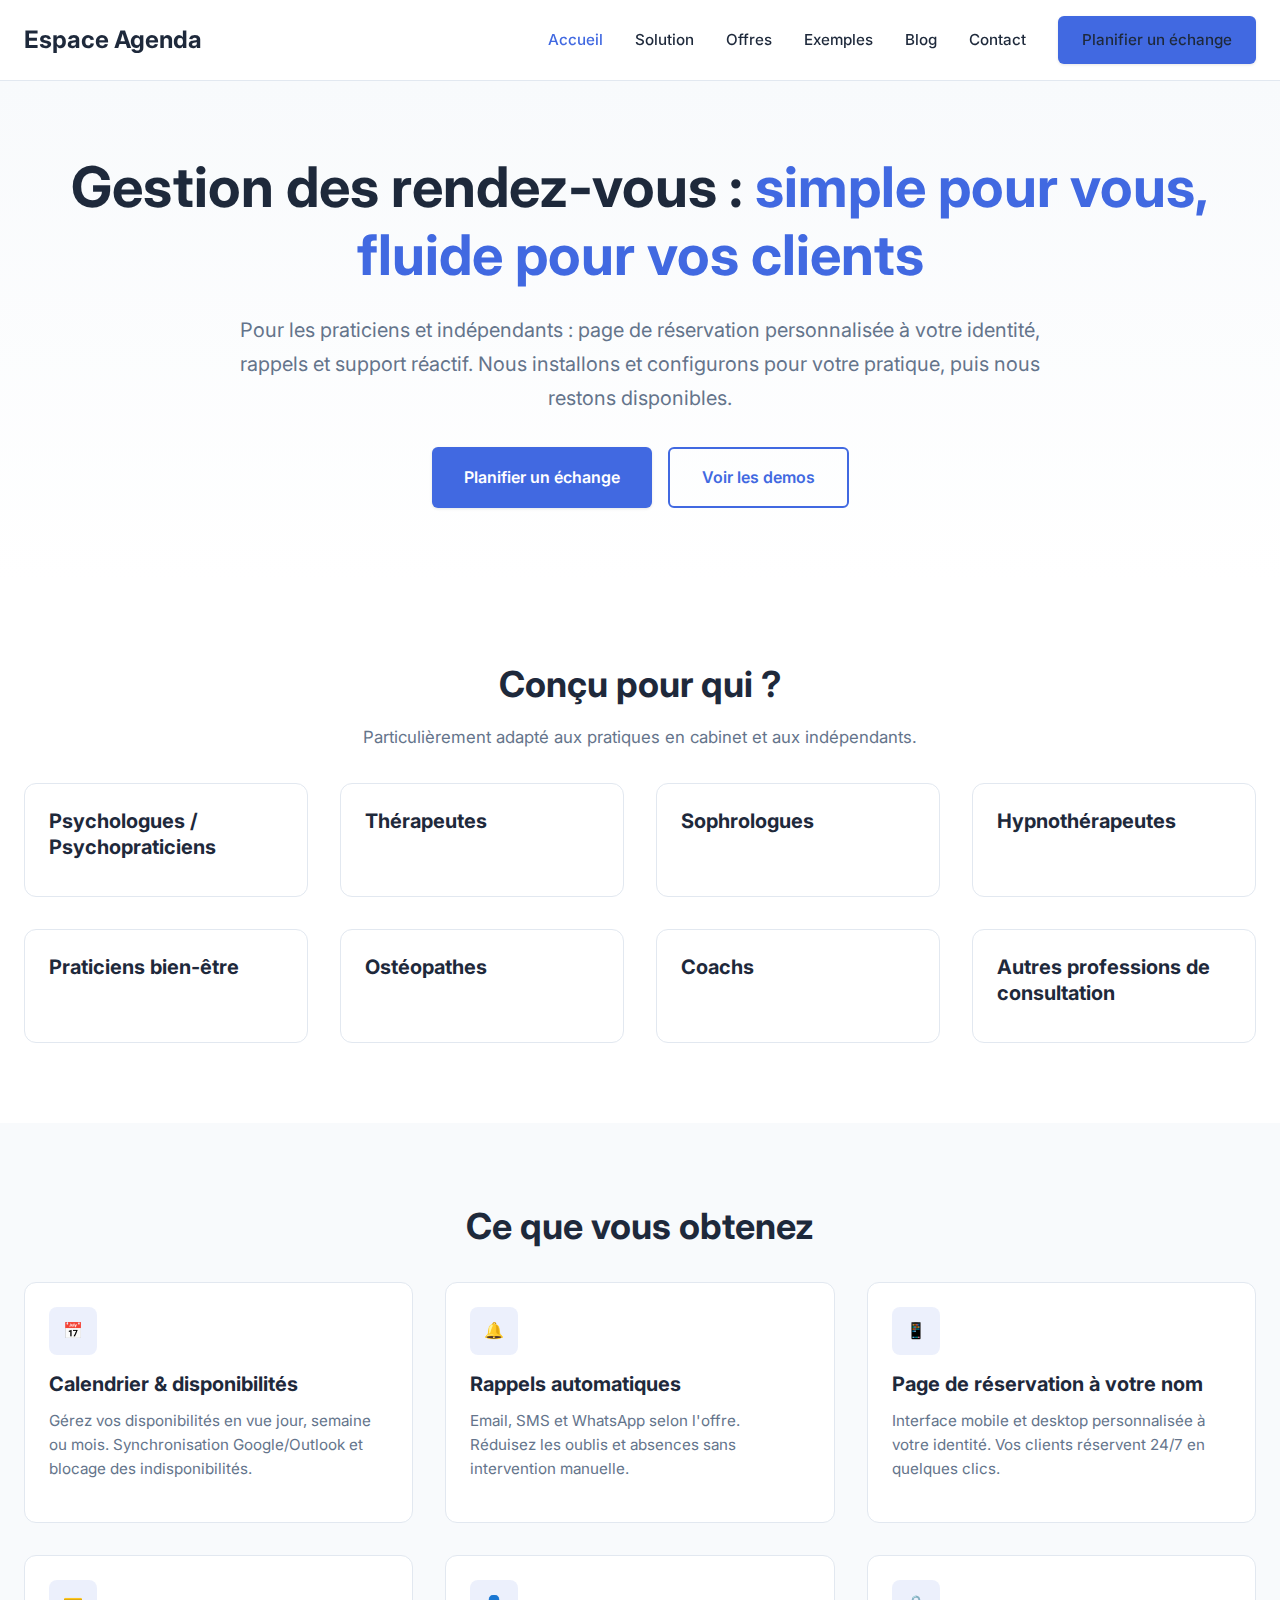
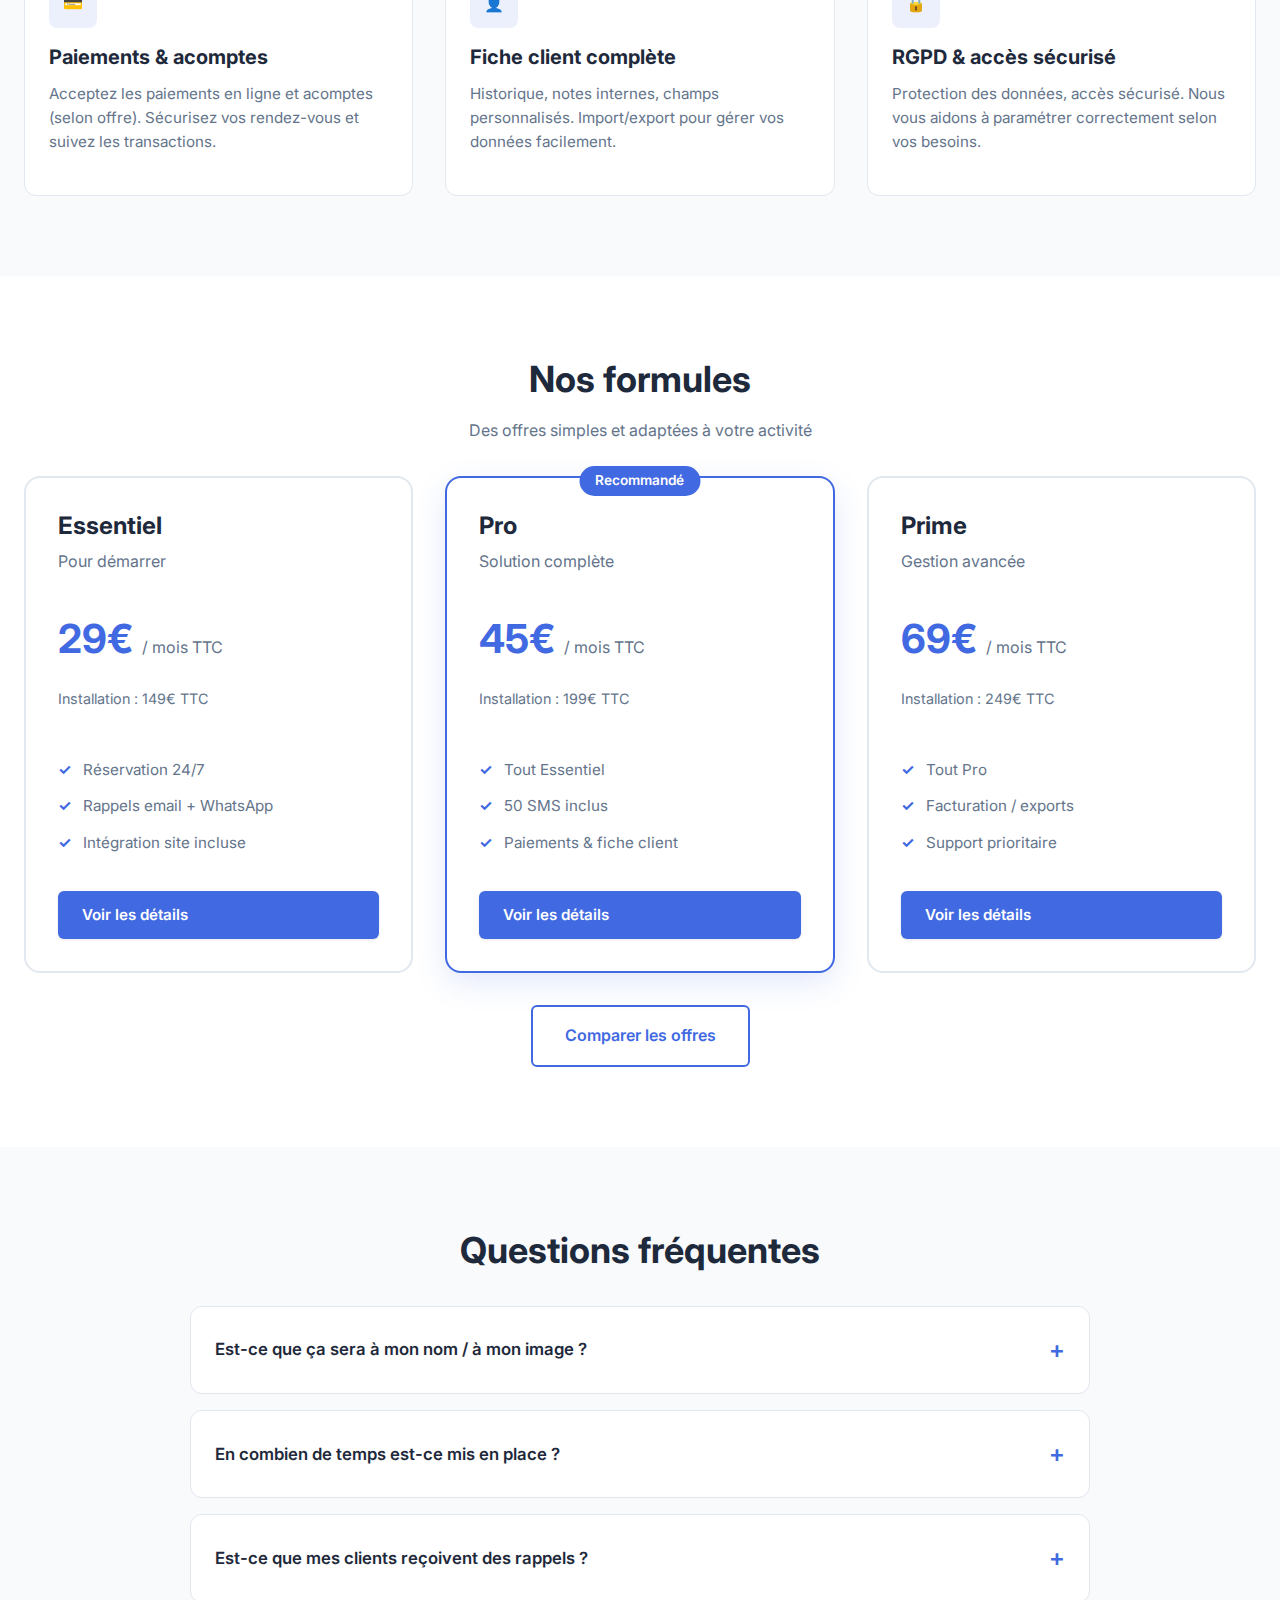
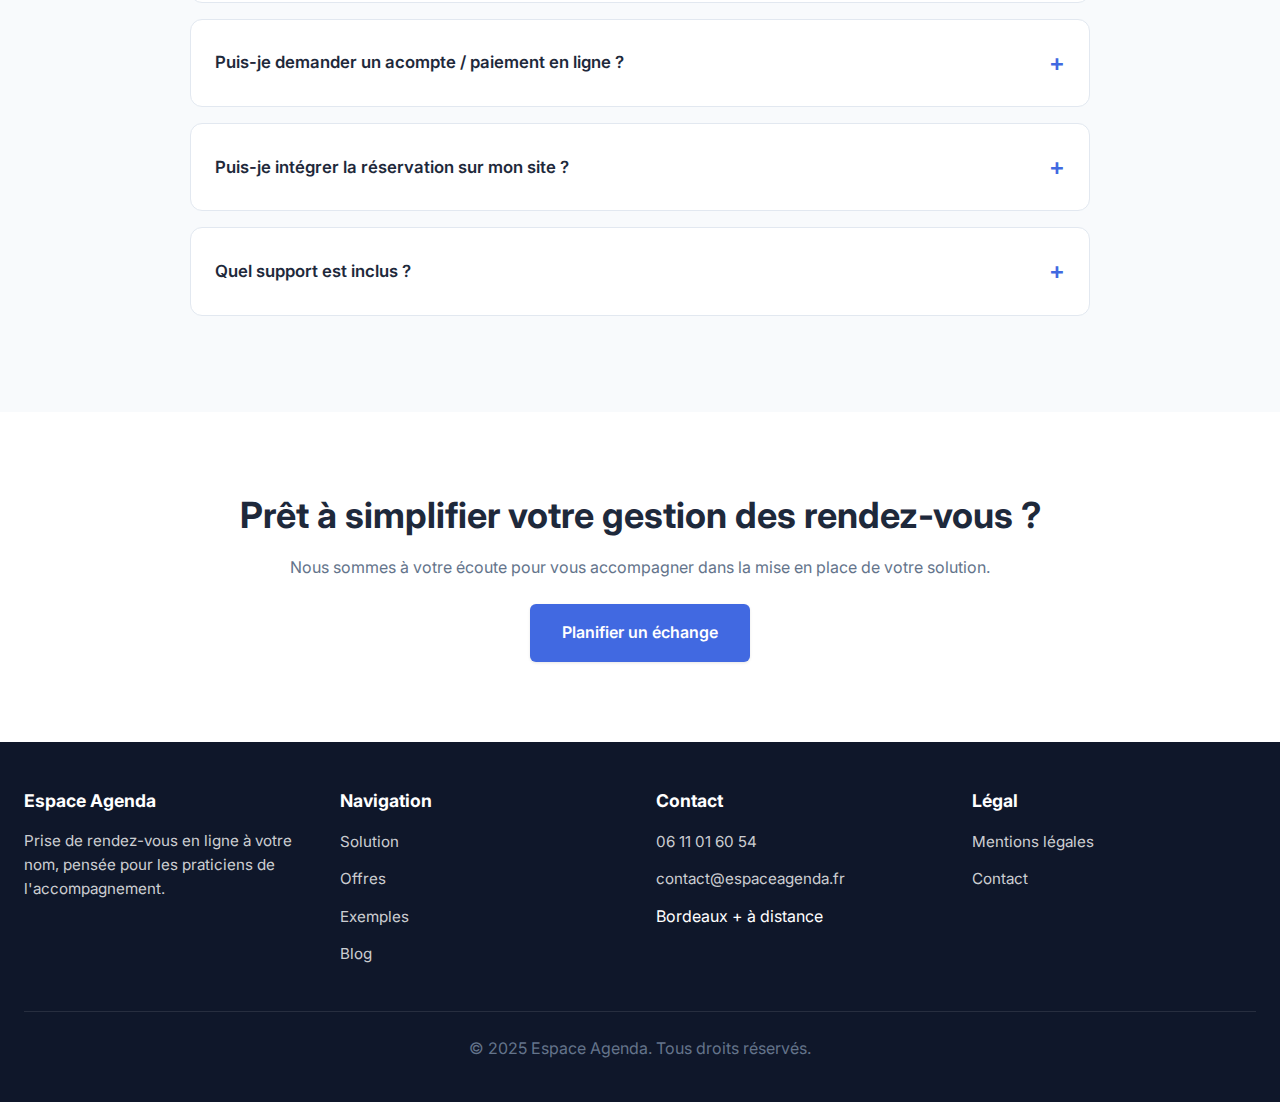
<file: frontend-v3/index.html>
<!DOCTYPE html>
<html lang="fr">
<head>
    <meta charset="UTF-8">
    <meta name="viewport" content="width=device-width, initial-scale=1.0">
    <title>Espace Agenda | Gestion de rendez-vous pour praticiens</title>
    <meta name="description" content="Solution de gestion des rendez-vous pour praticiens : page de réservation personnalisée, rappels automatiques et support réactif.">
    <link rel="stylesheet" href="css/style.css">
    <link rel="preconnect" href="https://fonts.googleapis.com">
    <link rel="preconnect" href="https://fonts.gstatic.com" crossorigin>
    <link href="https://fonts.googleapis.com/css2?family=Inter:wght@400;500;600;700&display=swap" rel="stylesheet">
</head>
<body>
    <!-- Header -->
    <header class="header">
        <div class="header-container">
            <a href="index.html" class="logo">Espace Agenda</a>
            
            <nav class="nav-desktop">
                <a href="index.html" class="active">Accueil</a>
                <a href="solution.html">Solution</a>
                <a href="offres.html">Offres</a>
                <a href="exemples.html">Exemples</a>
                <a href="blog.html">Blog</a>
                <a href="contact.html">Contact</a>
                <a href="contact.html" class="btn btn-primary">Planifier un échange</a>
            </nav>
            
            <button id="mobile-menu-btn" class="mobile-menu-btn" aria-label="Menu">
                <svg fill="none" viewBox="0 0 24 24" stroke="currentColor">
                    <path stroke-linecap="round" stroke-linejoin="round" stroke-width="2" d="M4 6h16M4 12h16M4 18h16" />
                </svg>
            </button>
        </div>
        
        <nav id="mobile-menu" class="mobile-menu">
            <a href="index.html">Accueil</a>
            <a href="solution.html">Solution</a>
            <a href="offres.html">Offres</a>
            <a href="exemples.html">Exemples</a>
            <a href="blog.html">Blog</a>
            <a href="contact.html">Contact</a>
            <a href="contact.html" class="btn btn-primary">Planifier un échange</a>
        </nav>
    </header>

    <!-- Hero -->
    <section class="hero">
        <div class="container">
            <div class="hero-content">
                <h1>Gestion des rendez-vous : <span class="highlight">simple pour vous, fluide pour vos clients</span></h1>
                <p>Pour les praticiens et indépendants : page de réservation personnalisée à votre identité, rappels et support réactif. Nous installons et configurons pour votre pratique, puis nous restons disponibles.</p>
                <div class="hero-cta">
                    <a href="contact.html" class="btn btn-primary btn-lg">Planifier un échange</a>
                    <a href="exemples.html" class="btn btn-secondary btn-lg">Voir les demos</a>
                </div>
            </div>
        </div>
    </section>

    <!-- Conçu pour qui -->
    <section class="section">
        <div class="container">
            <div class="text-center mb-4">
                <h2>Conçu pour qui ?</h2>
                <p style="max-width: 700px; margin: 0 auto; font-size: 1.05rem;">Particulièrement adapté aux pratiques en cabinet et aux indépendants.</p>
            </div>
            <div class="grid grid-4">
                <div class="card">
                    <h3>Psychologues / Psychopraticiens</h3>
                </div>
                <div class="card">
                    <h3>Thérapeutes</h3>
                </div>
                <div class="card">
                    <h3>Sophrologues</h3>
                </div>
                <div class="card">
                    <h3>Hypnothérapeutes</h3>
                </div>
                <div class="card">
                    <h3>Praticiens bien-être</h3>
                </div>
                <div class="card">
                    <h3>Ostéopathes</h3>
                </div>
                <div class="card">
                    <h3>Coachs</h3>
                </div>
                <div class="card">
                    <h3>Autres professions de consultation</h3>
                </div>
            </div>
        </div>
    </section>

    <!-- Ce que vous obtenez -->
    <section class="section section-muted">
        <div class="container">
            <div class="text-center mb-4">
                <h2>Ce que vous obtenez</h2>
            </div>
            <div class="grid grid-3">
                <div class="card">
                    <div class="card-icon">📅</div>
                    <h3>Calendrier & disponibilités</h3>
                    <p>Gérez vos disponibilités en vue jour, semaine ou mois. Synchronisation Google/Outlook et blocage des indisponibilités.</p>
                </div>
                <div class="card">
                    <div class="card-icon">🔔</div>
                    <h3>Rappels automatiques</h3>
                    <p>Email, SMS et WhatsApp selon l'offre. Réduisez les oublis et absences sans intervention manuelle.</p>
                </div>
                <div class="card">
                    <div class="card-icon">📱</div>
                    <h3>Page de réservation à votre nom</h3>
                    <p>Interface mobile et desktop personnalisée à votre identité. Vos clients réservent 24/7 en quelques clics.</p>
                </div>
                <div class="card">
                    <div class="card-icon">💳</div>
                    <h3>Paiements & acomptes</h3>
                    <p>Acceptez les paiements en ligne et acomptes (selon offre). Sécurisez vos rendez-vous et suivez les transactions.</p>
                </div>
                <div class="card">
                    <div class="card-icon">👤</div>
                    <h3>Fiche client complète</h3>
                    <p>Historique, notes internes, champs personnalisés. Import/export pour gérer vos données facilement.</p>
                </div>
                <div class="card">
                    <div class="card-icon">🔒</div>
                    <h3>RGPD & accès sécurisé</h3>
                    <p>Protection des données, accès sécurisé. Nous vous aidons à paramétrer correctement selon vos besoins.</p>
                </div>
            </div>
        </div>
    </section>

    <!-- Nos formules (aperçu) -->
    <section class="section">
        <div class="container">
            <div class="text-center mb-4">
                <h2>Nos formules</h2>
                <p>Des offres simples et adaptées à votre activité</p>
            </div>
            <div class="grid grid-3">
                <div class="pricing-card">
                    <div class="pricing-header">
                        <h3>Essentiel</h3>
                        <p>Pour démarrer</p>
                    </div>
                    <div class="pricing-price">29€ <small>/ mois TTC</small></div>
                    <p class="pricing-installation">Installation : 149€ TTC</p>
                    <ul class="pricing-features">
                        <li>Réservation 24/7</li>
                        <li>Rappels email + WhatsApp</li>
                        <li>Intégration site incluse</li>
                    </ul>
                    <a href="offres.html" class="btn btn-primary" style="width: 100%;">Voir les détails</a>
                </div>
                <div class="pricing-card featured">
                    <span class="pricing-badge">Recommandé</span>
                    <div class="pricing-header">
                        <h3>Pro</h3>
                        <p>Solution complète</p>
                    </div>
                    <div class="pricing-price">45€ <small>/ mois TTC</small></div>
                    <p class="pricing-installation">Installation : 199€ TTC</p>
                    <ul class="pricing-features">
                        <li>Tout Essentiel</li>
                        <li>50 SMS inclus</li>
                        <li>Paiements & fiche client</li>
                    </ul>
                    <a href="offres.html" class="btn btn-primary" style="width: 100%;">Voir les détails</a>
                </div>
                <div class="pricing-card">
                    <div class="pricing-header">
                        <h3>Prime</h3>
                        <p>Gestion avancée</p>
                    </div>
                    <div class="pricing-price">69€ <small>/ mois TTC</small></div>
                    <p class="pricing-installation">Installation : 249€ TTC</p>
                    <ul class="pricing-features">
                        <li>Tout Pro</li>
                        <li>Facturation / exports</li>
                        <li>Support prioritaire</li>
                    </ul>
                    <a href="offres.html" class="btn btn-primary" style="width: 100%;">Voir les détails</a>
                </div>
            </div>
            <div class="text-center mt-4">
                <a href="offres.html" class="btn btn-secondary btn-lg">Comparer les offres</a>
            </div>
        </div>
    </section>

    <!-- FAQ -->
    <section class="section section-muted">
        <div class="container">
            <div class="text-center mb-4">
                <h2>Questions fréquentes</h2>
            </div>
            <div class="faq-container">
                <details>
                    <summary>Est-ce que ça sera à mon nom / à mon image ?</summary>
                    <p>Oui. La page de réservation et les communications peuvent être personnalisées : nom, couleurs, éléments d'identité et lien de réservation à votre nom. L'objectif est que vos clients réservent comme s'ils étaient sur votre propre service.</p>
                </details>
                <details>
                    <summary>En combien de temps est-ce mis en place ?</summary>
                    <p>La mise en place est réalisée sous 7 jours après signature du contrat, selon vos éléments (horaires, types de rendez-vous, règles de réservation, identité visuelle). Nous validons avec vous avant mise en ligne.</p>
                </details>
                <details>
                    <summary>Est-ce que mes clients reçoivent des rappels ?</summary>
                    <p>Oui. Les rappels automatiques sont envoyés par email et WhatsApp (selon offre). Les SMS sont inclus dans certaines formules et disponibles en complément selon votre besoin.</p>
                </details>
                <details>
                    <summary>Puis-je demander un acompte / paiement en ligne ?</summary>
                    <p>Oui, selon la formule choisie. Vous pouvez activer le paiement en ligne et/ou les acomptes afin de sécuriser les rendez-vous et réduire les annulations de dernière minute.</p>
                </details>
                <details>
                    <summary>Puis-je intégrer la réservation sur mon site ?</summary>
                    <p>Oui. L'intégration standard sur votre site est incluse. Et si vous n'avez pas de site, nous pouvons mettre en place un mini-site de réservation simple et propre, prêt à partager.</p>
                </details>
                <details>
                    <summary>Quel support est inclus ?</summary>
                    <p>Le support est illimité. Vous pouvez nous contacter par email/tickets/WhatsApp et par téléphone. En cas d'urgence, réponse en moins de 6h, sinon moins de 24h.</p>
                </details>
            </div>
        </div>
    </section>

    <!-- CTA Final -->
    <section class="section">
        <div class="container text-center">
            <h2>Prêt à simplifier votre gestion des rendez-vous ?</h2>
            <p class="mb-3">Nous sommes à votre écoute pour vous accompagner dans la mise en place de votre solution.</p>
            <a href="contact.html" class="btn btn-primary btn-lg">Planifier un échange</a>
        </div>
    </section>

    <!-- Footer -->
    <footer class="footer">
        <div class="container">
            <div class="footer-grid">
                <div>
                    <h4>Espace Agenda</h4>
                    <p style="color: rgba(255, 255, 255, 0.8); font-size: 0.95rem;">Prise de rendez-vous en ligne à votre nom, pensée pour les praticiens de l'accompagnement.</p>
                </div>
                <div>
                    <h4>Navigation</h4>
                    <ul class="footer-links">
                        <li><a href="solution.html">Solution</a></li>
                        <li><a href="offres.html">Offres</a></li>
                        <li><a href="exemples.html">Exemples</a></li>
                        <li><a href="blog.html">Blog</a></li>
                    </ul>
                </div>
                <div>
                    <h4>Contact</h4>
                    <ul class="footer-links">
                        <li><a href="tel:0611016054">06 11 01 60 54</a></li>
                        <li><a href="mailto:contact@espaceagenda.fr">contact@espaceagenda.fr</a></li>
                        <li>Bordeaux + à distance</li>
                    </ul>
                </div>
                <div>
                    <h4>Légal</h4>
                    <ul class="footer-links">
                        <li><a href="mentions-legales.html">Mentions légales</a></li>
                        <li><a href="contact.html">Contact</a></li>
                    </ul>
                </div>
            </div>
            <div class="footer-bottom">
                <p>&copy; 2025 Espace Agenda. Tous droits réservés.</p>
            </div>
        </div>
    </footer>

    <script src="js/main.js"></script>
</body>
</html>
</file>
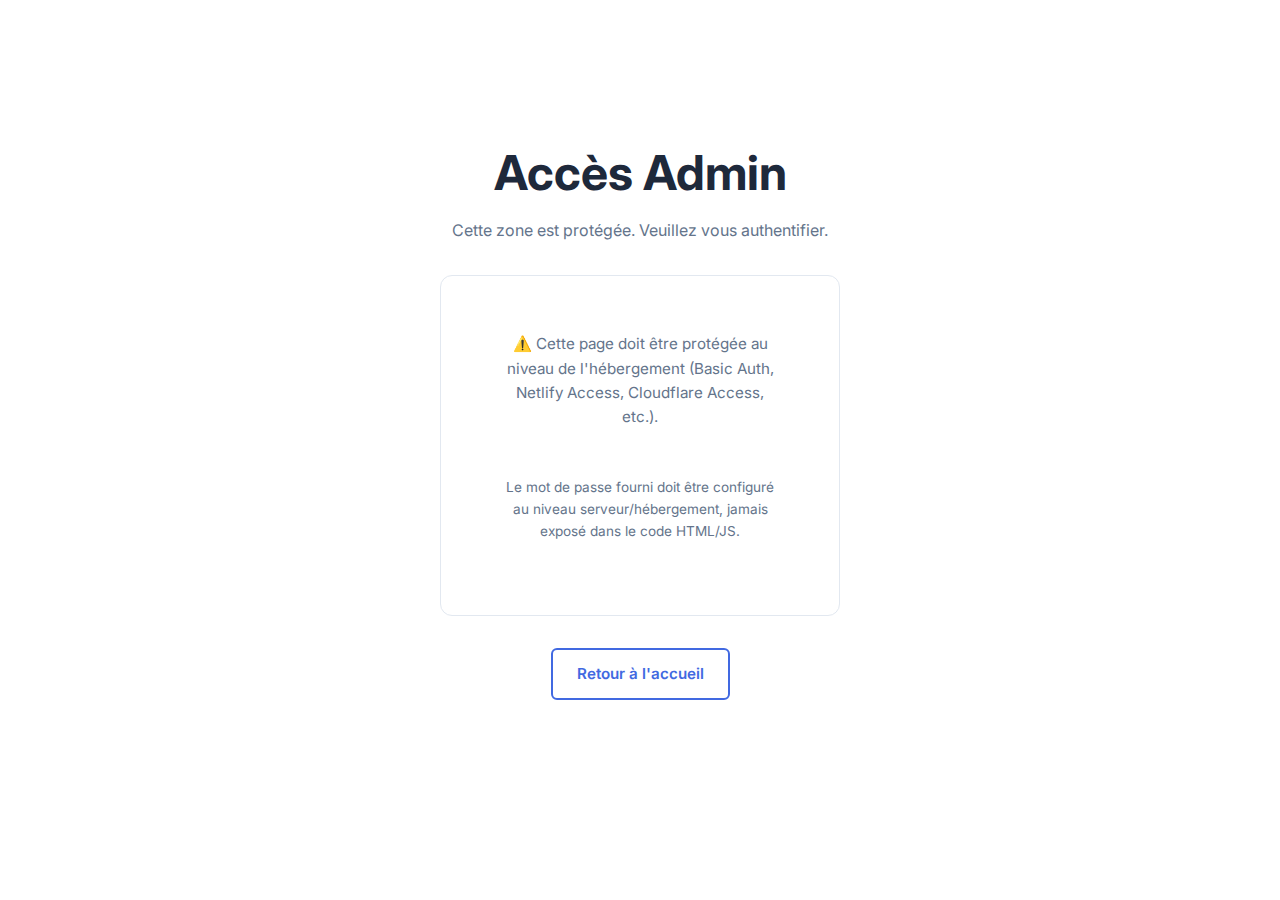
<file: frontend-v3/admin.html>
<!DOCTYPE html>
<html lang="fr">
<head>
    <meta charset="UTF-8">
    <meta name="viewport" content="width=device-width, initial-scale=1.0">
    <title>Admin | Espace Agenda</title>
    <link rel="stylesheet" href="css/style.css">
    <link href="https://fonts.googleapis.com/css2?family=Inter:wght@400;500;600;700&display=swap" rel="stylesheet">
</head>
<body>
    <section class="section">
        <div class="container">
            <div style="max-width: 400px; margin: 4rem auto; text-align: center;">
                <h1>Accès Admin</h1>
                <p style="margin-bottom: 2rem; color: #64748b;">Cette zone est protégée. Veuillez vous authentifier.</p>
                
                <div class="card">
                    <p style="padding: 2rem; color: #64748b; font-size: 0.95rem;">
                        ⚠️ Cette page doit être protégée au niveau de l'hébergement (Basic Auth, Netlify Access, Cloudflare Access, etc.).
                    </p>
                    <p style="padding: 0 2rem 2rem; color: #64748b; font-size: 0.85rem;">
                        Le mot de passe fourni doit être configuré au niveau serveur/hébergement, jamais exposé dans le code HTML/JS.
                    </p>
                </div>

                <a href="index.html" class="btn btn-secondary" style="margin-top: 2rem;">Retour à l'accueil</a>
            </div>
        </div>
    </section>

    <script src="js/main.js"></script>
</body>
</html>
</file>
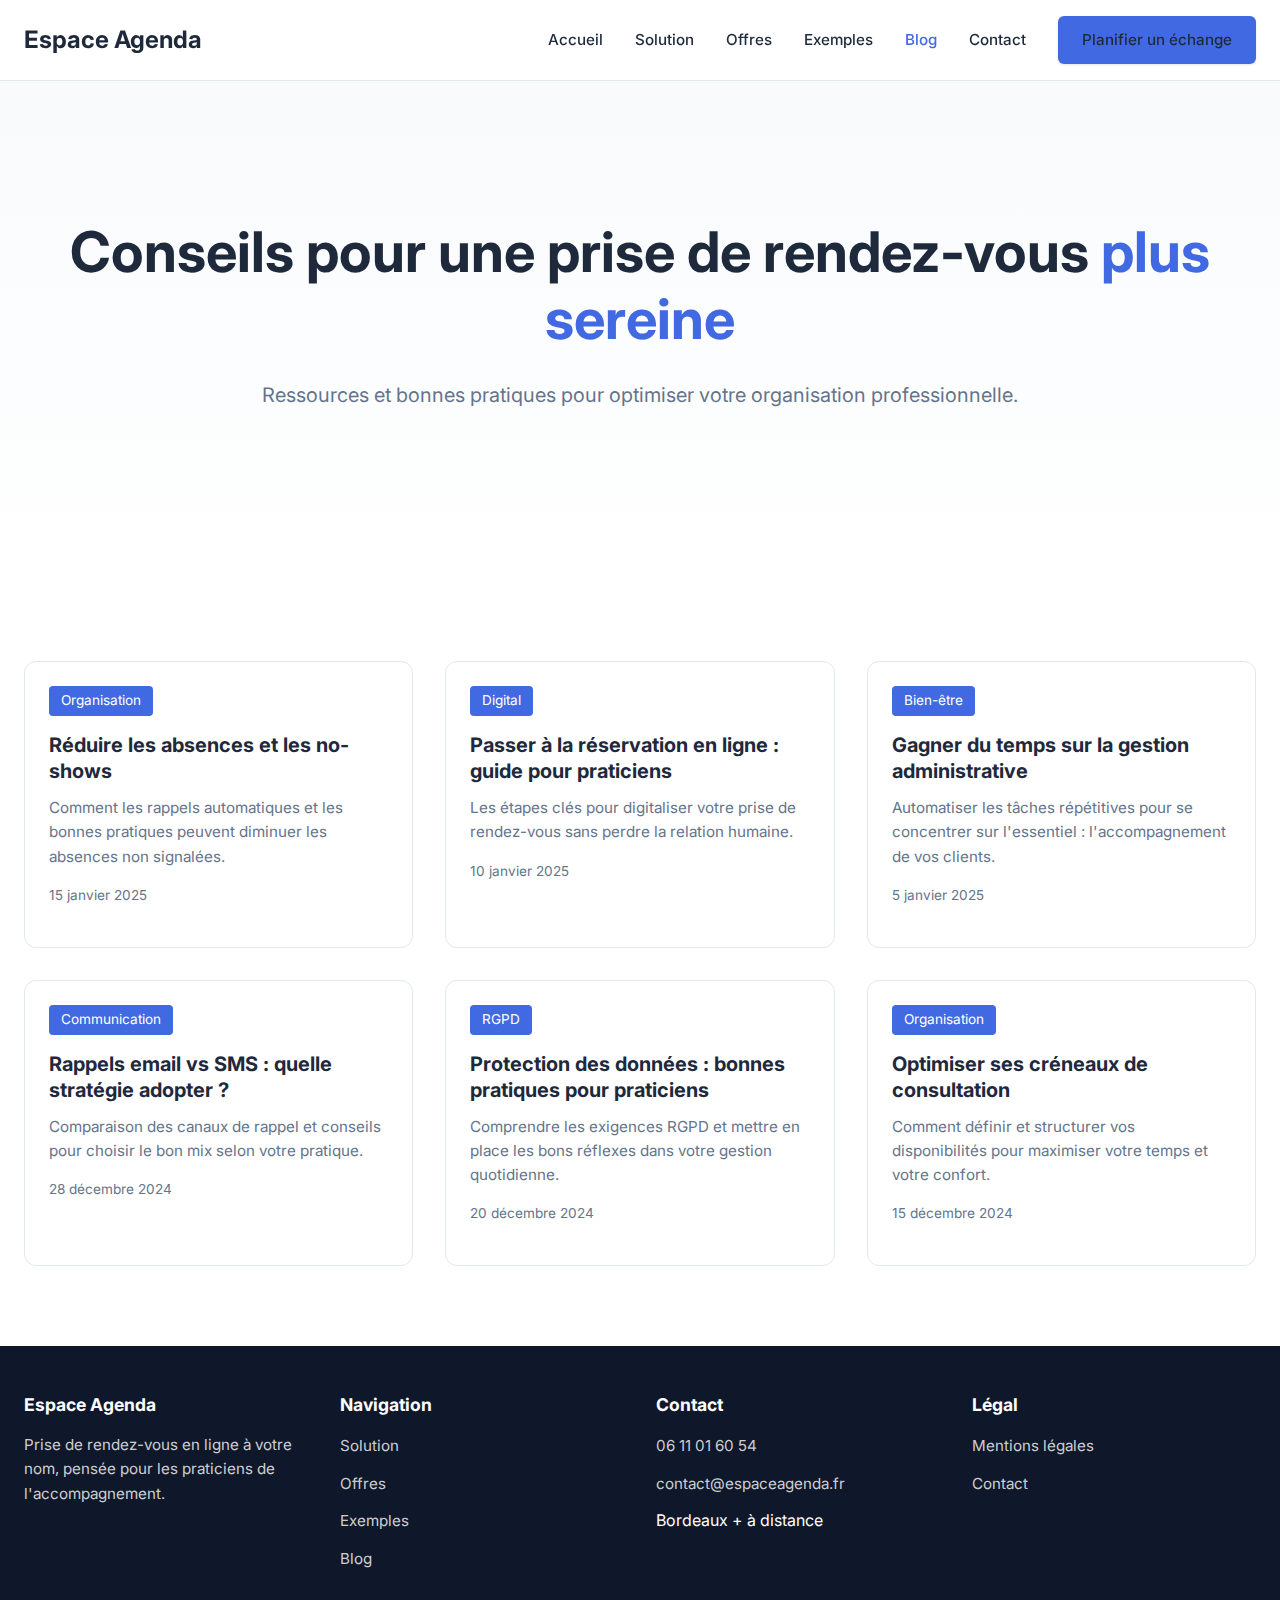
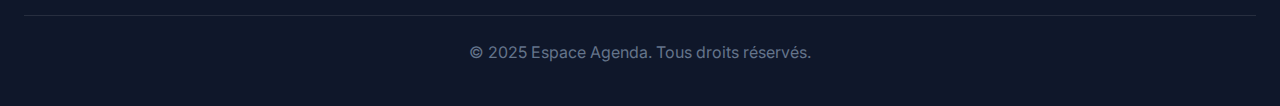
<file: frontend-v3/blog.html>
<!DOCTYPE html>
<html lang="fr">
<head>
    <meta charset="UTF-8">
    <meta name="viewport" content="width=device-width, initial-scale=1.0">
    <title>Blog | Espace Agenda</title>
    <meta name="description" content="Conseils et ressources pour optimiser votre gestion des rendez-vous.">
    <link rel="stylesheet" href="css/style.css">
    <link href="https://fonts.googleapis.com/css2?family=Inter:wght@400;500;600;700&display=swap" rel="stylesheet">
</head>
<body>
    <header class="header">
        <div class="header-container">
            <a href="index.html" class="logo">Espace Agenda</a>
            <nav class="nav-desktop">
                <a href="index.html">Accueil</a>
                <a href="solution.html">Solution</a>
                <a href="offres.html">Offres</a>
                <a href="exemples.html">Exemples</a>
                <a href="blog.html" class="active">Blog</a>
                <a href="contact.html">Contact</a>
                <a href="contact.html" class="btn btn-primary">Planifier un échange</a>
            </nav>
            <button id="mobile-menu-btn" class="mobile-menu-btn" aria-label="Menu">
                <svg fill="none" viewBox="0 0 24 24" stroke="currentColor">
                    <path stroke-linecap="round" stroke-linejoin="round" stroke-width="2" d="M4 6h16M4 12h16M4 18h16" />
                </svg>
            </button>
        </div>
        <nav id="mobile-menu" class="mobile-menu">
            <a href="index.html">Accueil</a>
            <a href="solution.html">Solution</a>
            <a href="offres.html">Offres</a>
            <a href="exemples.html">Exemples</a>
            <a href="blog.html">Blog</a>
            <a href="contact.html">Contact</a>
            <a href="contact.html" class="btn btn-primary">Planifier un échange</a>
        </nav>
    </header>

    <section class="hero">
        <div class="container">
            <div class="hero-content">
                <h1>Conseils pour une prise de rendez-vous <span class="highlight">plus sereine</span></h1>
                <p>Ressources et bonnes pratiques pour optimiser votre organisation professionnelle.</p>
            </div>
        </div>
    </section>

    <section class="section">
        <div class="container">
            <div class="grid grid-3">
                <article class="card">
                    <span style="display: inline-block; background: #4169e1; color: white; padding: 0.25rem 0.75rem; border-radius: 0.25rem; font-size: 0.85rem; margin-bottom: 1rem;">Organisation</span>
                    <h3>Réduire les absences et les no-shows</h3>
                    <p>Comment les rappels automatiques et les bonnes pratiques peuvent diminuer les absences non signalées.</p>
                    <p style="font-size: 0.85rem; color: #64748b; margin-top: 1rem;">15 janvier 2025</p>
                </article>

                <article class="card">
                    <span style="display: inline-block; background: #4169e1; color: white; padding: 0.25rem 0.75rem; border-radius: 0.25rem; font-size: 0.85rem; margin-bottom: 1rem;">Digital</span>
                    <h3>Passer à la réservation en ligne : guide pour praticiens</h3>
                    <p>Les étapes clés pour digitaliser votre prise de rendez-vous sans perdre la relation humaine.</p>
                    <p style="font-size: 0.85rem; color: #64748b; margin-top: 1rem;">10 janvier 2025</p>
                </article>

                <article class="card">
                    <span style="display: inline-block; background: #4169e1; color: white; padding: 0.25rem 0.75rem; border-radius: 0.25rem; font-size: 0.85rem; margin-bottom: 1rem;">Bien-être</span>
                    <h3>Gagner du temps sur la gestion administrative</h3>
                    <p>Automatiser les tâches répétitives pour se concentrer sur l'essentiel : l'accompagnement de vos clients.</p>
                    <p style="font-size: 0.85rem; color: #64748b; margin-top: 1rem;">5 janvier 2025</p>
                </article>

                <article class="card">
                    <span style="display: inline-block; background: #4169e1; color: white; padding: 0.25rem 0.75rem; border-radius: 0.25rem; font-size: 0.85rem; margin-bottom: 1rem;">Communication</span>
                    <h3>Rappels email vs SMS : quelle stratégie adopter ?</h3>
                    <p>Comparaison des canaux de rappel et conseils pour choisir le bon mix selon votre pratique.</p>
                    <p style="font-size: 0.85rem; color: #64748b; margin-top: 1rem;">28 décembre 2024</p>
                </article>

                <article class="card">
                    <span style="display: inline-block; background: #4169e1; color: white; padding: 0.25rem 0.75rem; border-radius: 0.25rem; font-size: 0.85rem; margin-bottom: 1rem;">RGPD</span>
                    <h3>Protection des données : bonnes pratiques pour praticiens</h3>
                    <p>Comprendre les exigences RGPD et mettre en place les bons réflexes dans votre gestion quotidienne.</p>
                    <p style="font-size: 0.85rem; color: #64748b; margin-top: 1rem;">20 décembre 2024</p>
                </article>

                <article class="card">
                    <span style="display: inline-block; background: #4169e1; color: white; padding: 0.25rem 0.75rem; border-radius: 0.25rem; font-size: 0.85rem; margin-bottom: 1rem;">Organisation</span>
                    <h3>Optimiser ses créneaux de consultation</h3>
                    <p>Comment définir et structurer vos disponibilités pour maximiser votre temps et votre confort.</p>
                    <p style="font-size: 0.85rem; color: #64748b; margin-top: 1rem;">15 décembre 2024</p>
                </article>
            </div>
        </div>
    </section>

    <footer class="footer">
        <div class="container">
            <div class="footer-grid">
                <div>
                    <h4>Espace Agenda</h4>
                    <p style="color: rgba(255, 255, 255, 0.8); font-size: 0.95rem;">Prise de rendez-vous en ligne à votre nom, pensée pour les praticiens de l'accompagnement.</p>
                </div>
                <div>
                    <h4>Navigation</h4>
                    <ul class="footer-links">
                        <li><a href="solution.html">Solution</a></li>
                        <li><a href="offres.html">Offres</a></li>
                        <li><a href="exemples.html">Exemples</a></li>
                        <li><a href="blog.html">Blog</a></li>
                    </ul>
                </div>
                <div>
                    <h4>Contact</h4>
                    <ul class="footer-links">
                        <li><a href="tel:0611016054">06 11 01 60 54</a></li>
                        <li><a href="mailto:contact@espaceagenda.fr">contact@espaceagenda.fr</a></li>
                        <li>Bordeaux + à distance</li>
                    </ul>
                </div>
                <div>
                    <h4>Légal</h4>
                    <ul class="footer-links">
                        <li><a href="mentions-legales.html">Mentions légales</a></li>
                        <li><a href="contact.html">Contact</a></li>
                    </ul>
                </div>
            </div>
            <div class="footer-bottom">
                <p>&copy; 2025 Espace Agenda. Tous droits réservés.</p>
            </div>
        </div>
    </footer>

    <script src="js/main.js"></script>
</body>
</html>
</file>
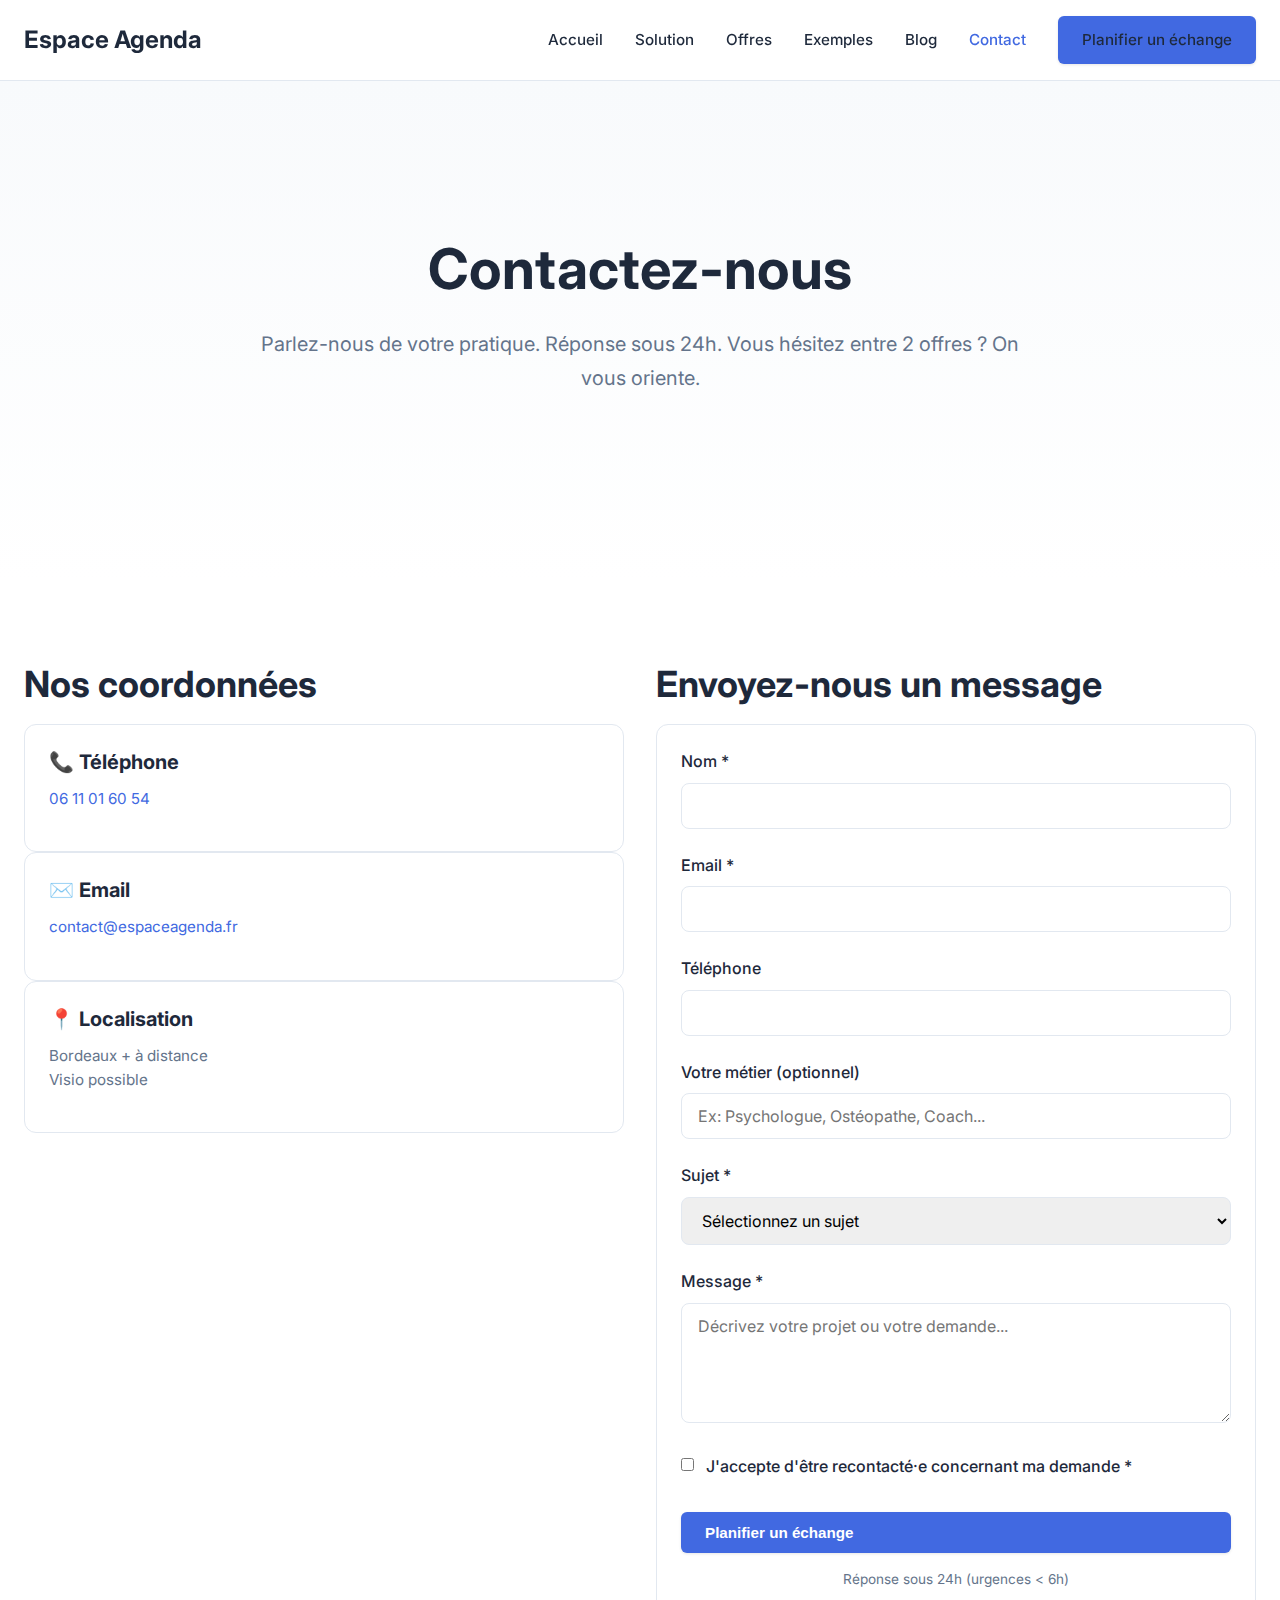
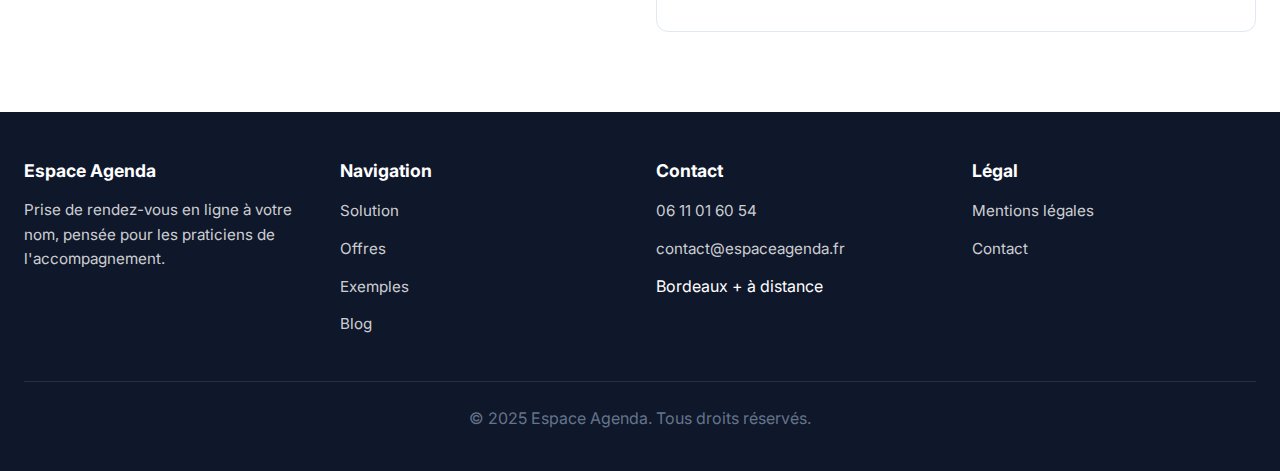
<file: frontend-v3/contact.html>
<!DOCTYPE html>
<html lang="fr">
<head>
    <meta charset="UTF-8">
    <meta name="viewport" content="width=device-width, initial-scale=1.0">
    <title>Contact | Espace Agenda</title>
    <meta name="description" content="Contactez-nous pour discuter de votre projet de gestion des rendez-vous. Réponse sous 24h.">
    <link rel="stylesheet" href="css/style.css">
    <link href="https://fonts.googleapis.com/css2?family=Inter:wght@400;500;600;700&display=swap" rel="stylesheet">
</head>
<body>
    <header class="header">
        <div class="header-container">
            <a href="index.html" class="logo">Espace Agenda</a>
            <nav class="nav-desktop">
                <a href="index.html">Accueil</a>
                <a href="solution.html">Solution</a>
                <a href="offres.html">Offres</a>
                <a href="exemples.html">Exemples</a>
                <a href="blog.html">Blog</a>
                <a href="contact.html" class="active">Contact</a>
                <a href="contact.html" class="btn btn-primary">Planifier un échange</a>
            </nav>
            <button id="mobile-menu-btn" class="mobile-menu-btn" aria-label="Menu">
                <svg fill="none" viewBox="0 0 24 24" stroke="currentColor">
                    <path stroke-linecap="round" stroke-linejoin="round" stroke-width="2" d="M4 6h16M4 12h16M4 18h16" />
                </svg>
            </button>
        </div>
        <nav id="mobile-menu" class="mobile-menu">
            <a href="index.html">Accueil</a>
            <a href="solution.html">Solution</a>
            <a href="offres.html">Offres</a>
            <a href="exemples.html">Exemples</a>
            <a href="blog.html">Blog</a>
            <a href="contact.html">Contact</a>
        </nav>
    </header>

    <section class="hero">
        <div class="container">
            <div class="hero-content">
                <h1>Contactez-nous</h1>
                <p>Parlez-nous de votre pratique. Réponse sous 24h. Vous hésitez entre 2 offres ? On vous oriente.</p>
            </div>
        </div>
    </section>

    <section class="section">
        <div class="container">
            <div class="grid grid-2">
                <div>
                    <h2>Nos coordonnées</h2>
                    <div class="card">
                        <h3>📞 Téléphone</h3>
                        <p><a href="tel:0611016054">06 11 01 60 54</a></p>
                    </div>
                    <div class="card">
                        <h3>✉️ Email</h3>
                        <p><a href="mailto:contact@espaceagenda.fr">contact@espaceagenda.fr</a></p>
                    </div>
                    <div class="card">
                        <h3>📍 Localisation</h3>
                        <p>Bordeaux + à distance<br>Visio possible</p>
                    </div>
                </div>

                <div>
                    <h2>Envoyez-nous un message</h2>
                    <form action="#" method="POST" class="card">
                        <div class="form-group">
                            <label for="name">Nom *</label>
                            <input type="text" id="name" name="name" required>
                        </div>
                        
                        <div class="form-group">
                            <label for="email">Email *</label>
                            <input type="email" id="email" name="email" required>
                        </div>
                        
                        <div class="form-group">
                            <label for="phone">Téléphone</label>
                            <input type="tel" id="phone" name="phone">
                        </div>

                        <div class="form-group">
                            <label for="profession">Votre métier (optionnel)</label>
                            <input type="text" id="profession" name="profession" placeholder="Ex: Psychologue, Ostéopathe, Coach...">
                        </div>
                        
                        <div class="form-group">
                            <label for="subject">Sujet *</label>
                            <select id="subject" name="subject" required>
                                <option value="">Sélectionnez un sujet</option>
                                <option value="installation">Démarrer mon installation</option>
                                <option value="offres">Choisir mon offre (29/45/69)</option>
                                <option value="domaine">Nom de domaine / intégration site</option>
                                <option value="sms-paiements">SMS / paiements</option>
                                <option value="sur-mesure">Sur mesure</option>
                                <option value="autre">Autre</option>
                            </select>
                        </div>
                        
                        <div class="form-group">
                            <label for="message">Message *</label>
                            <textarea id="message" name="message" required placeholder="Décrivez votre projet ou votre demande..."></textarea>
                        </div>
                        
                        <div class="form-group">
                            <div class="checkbox-wrapper">
                                <input type="checkbox" id="rgpd" name="rgpd" required>
                                <label for="rgpd">J'accepte d'être recontacté·e concernant ma demande *</label>
                            </div>
                        </div>
                        
                        <button type="submit" class="btn btn-primary" style="width: 100%;">Planifier un échange</button>
                        <p style="text-align: center; font-size: 0.85rem; color: #64748b; margin-top: 1rem;">Réponse sous 24h (urgences &lt; 6h)</p>
                    </form>
                </div>
            </div>
        </div>
    </section>

    <footer class="footer">
        <div class="container">
            <div class="footer-grid">
                <div>
                    <h4>Espace Agenda</h4>
                    <p style="color: rgba(255, 255, 255, 0.8); font-size: 0.95rem;">Prise de rendez-vous en ligne à votre nom, pensée pour les praticiens de l'accompagnement.</p>
                </div>
                <div>
                    <h4>Navigation</h4>
                    <ul class="footer-links">
                        <li><a href="solution.html">Solution</a></li>
                        <li><a href="offres.html">Offres</a></li>
                        <li><a href="exemples.html">Exemples</a></li>
                        <li><a href="blog.html">Blog</a></li>
                    </ul>
                </div>
                <div>
                    <h4>Contact</h4>
                    <ul class="footer-links">
                        <li><a href="tel:0611016054">06 11 01 60 54</a></li>
                        <li><a href="mailto:contact@espaceagenda.fr">contact@espaceagenda.fr</a></li>
                        <li>Bordeaux + à distance</li>
                    </ul>
                </div>
                <div>
                    <h4>Légal</h4>
                    <ul class="footer-links">
                        <li><a href="mentions-legales.html">Mentions légales</a></li>
                        <li><a href="contact.html">Contact</a></li>
                    </ul>
                </div>
            </div>
            <div class="footer-bottom">
                <p>&copy; 2025 Espace Agenda. Tous droits réservés.</p>
            </div>
        </div>
    </footer>

    <script src="js/main.js"></script>
</body>
</html>
</file>
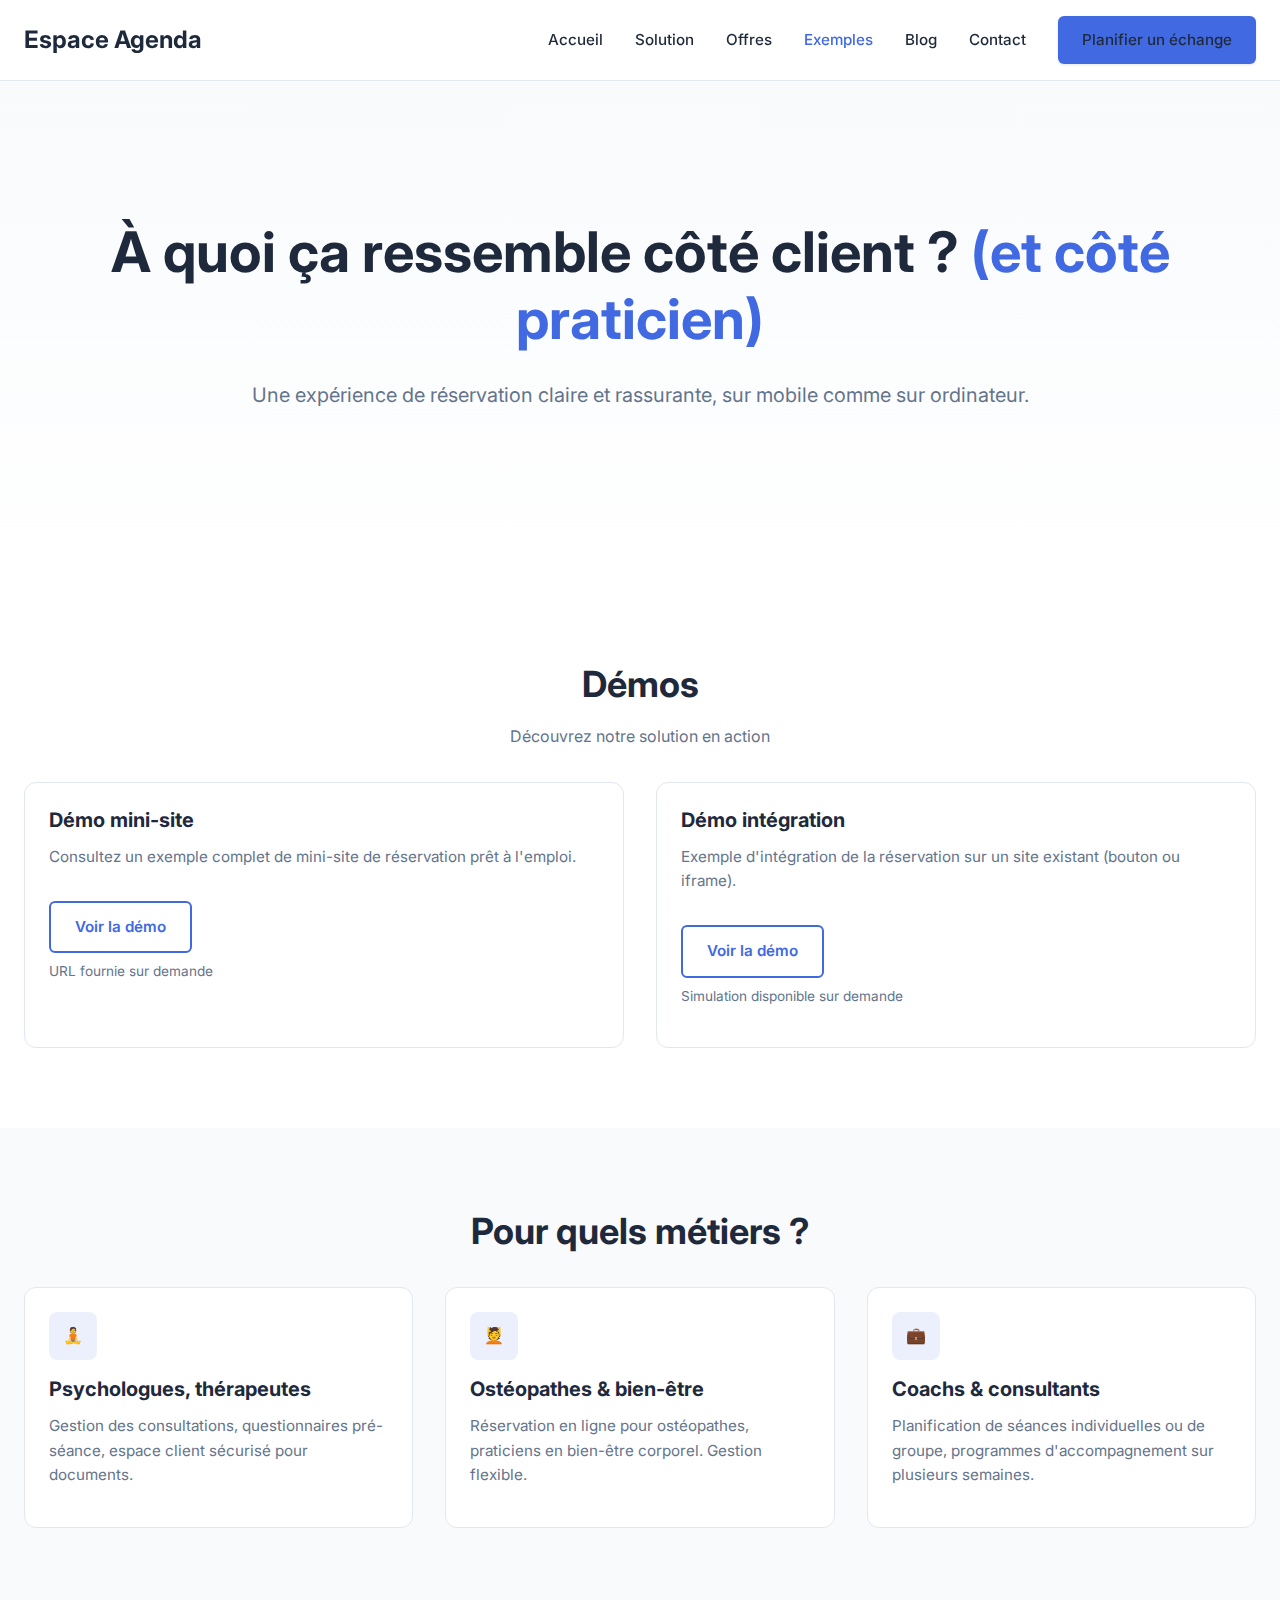
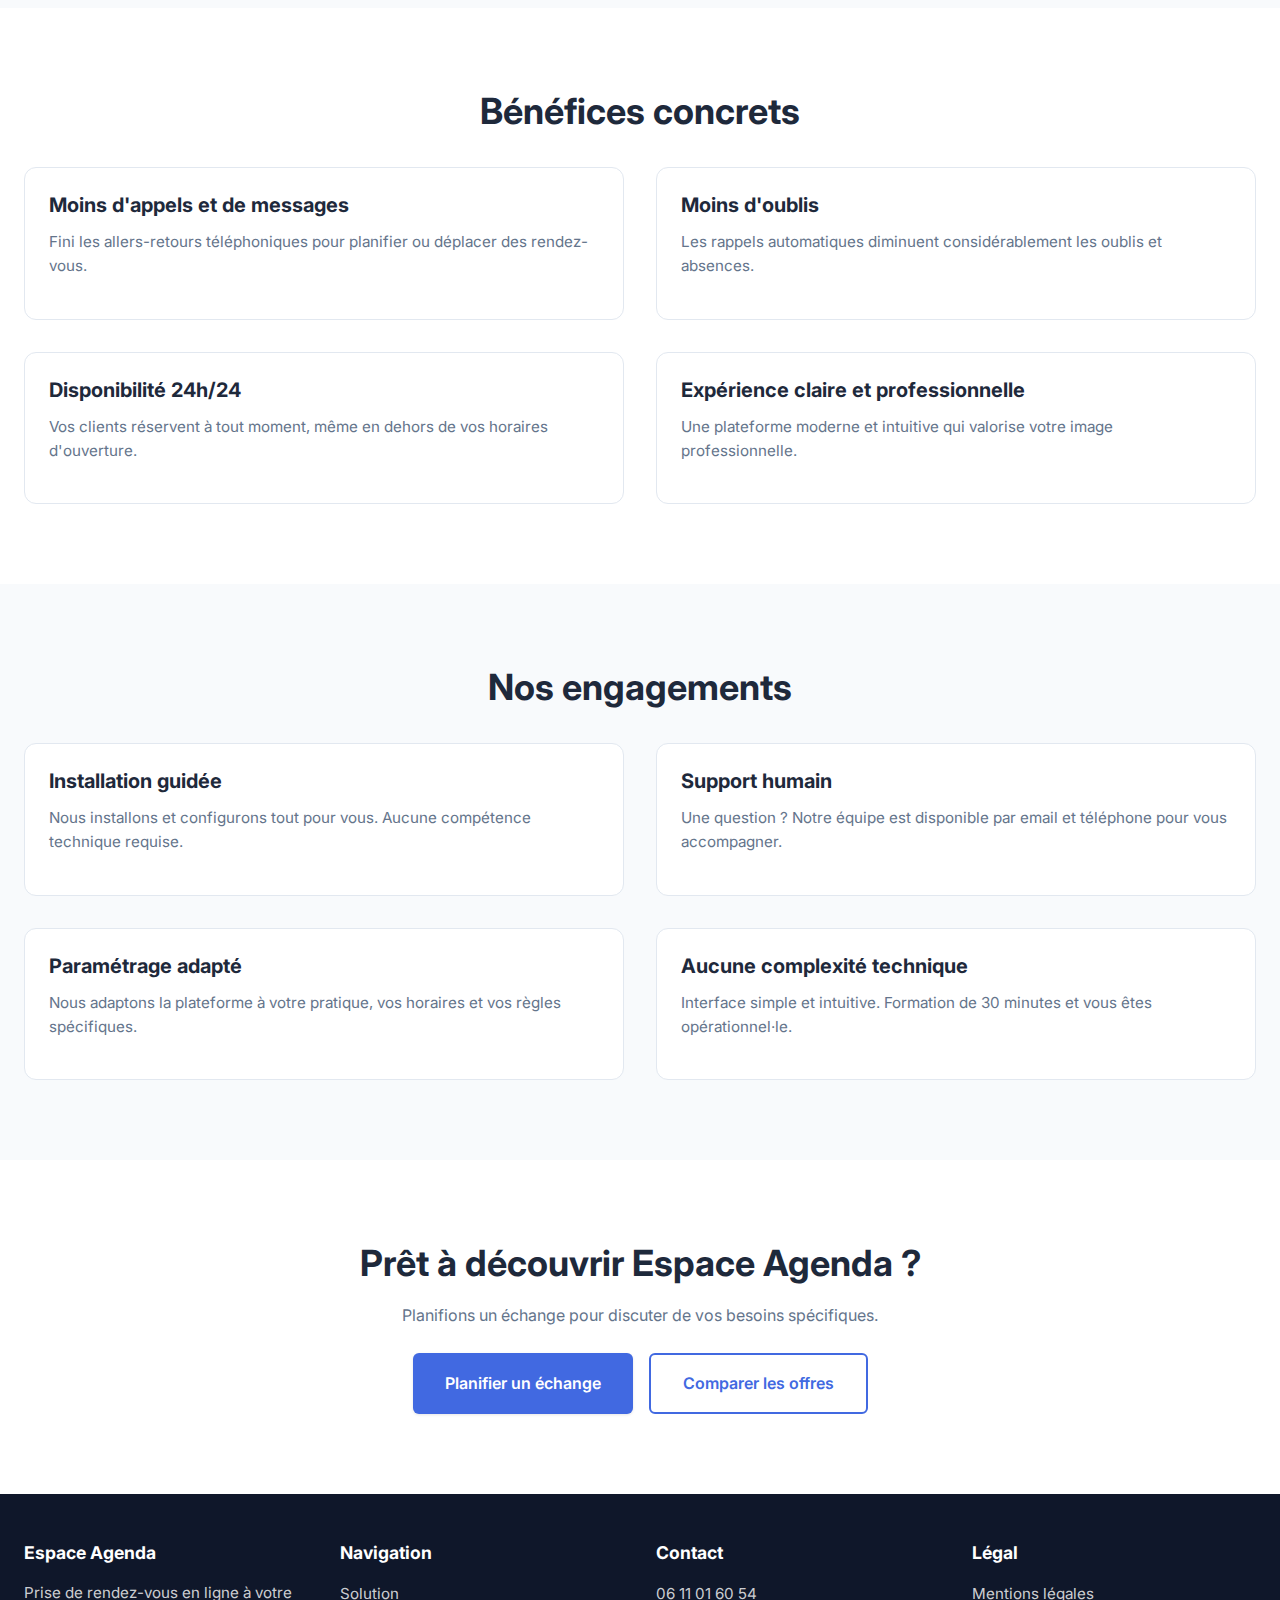
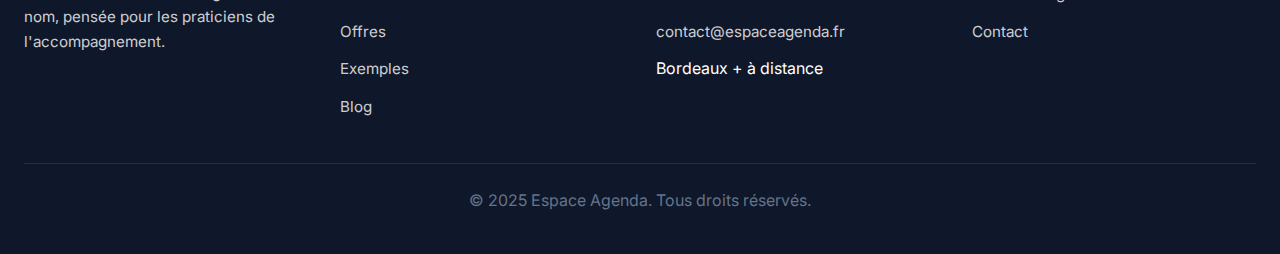
<file: frontend-v3/exemples.html>
<!DOCTYPE html>
<html lang="fr">
<head>
    <meta charset="UTF-8">
    <meta name="viewport" content="width=device-width, initial-scale=1.0">
    <title>Exemples | Espace Agenda</title>
    <meta name="description" content="Découvrez des démos de notre solution de prise de rendez-vous en ligne.">
    <link rel="stylesheet" href="css/style.css">
    <link href="https://fonts.googleapis.com/css2?family=Inter:wght@400;500;600;700&display=swap" rel="stylesheet">
</head>
<body>
    <header class="header">
        <div class="header-container">
            <a href="index.html" class="logo">Espace Agenda</a>
            <nav class="nav-desktop">
                <a href="index.html">Accueil</a>
                <a href="solution.html">Solution</a>
                <a href="offres.html">Offres</a>
                <a href="exemples.html" class="active">Exemples</a>
                <a href="blog.html">Blog</a>
                <a href="contact.html">Contact</a>
                <a href="contact.html" class="btn btn-primary">Planifier un échange</a>
            </nav>
            <button id="mobile-menu-btn" class="mobile-menu-btn" aria-label="Menu">
                <svg fill="none" viewBox="0 0 24 24" stroke="currentColor">
                    <path stroke-linecap="round" stroke-linejoin="round" stroke-width="2" d="M4 6h16M4 12h16M4 18h16" />
                </svg>
            </button>
        </div>
        <nav id="mobile-menu" class="mobile-menu">
            <a href="index.html">Accueil</a>
            <a href="solution.html">Solution</a>
            <a href="offres.html">Offres</a>
            <a href="exemples.html">Exemples</a>
            <a href="blog.html">Blog</a>
            <a href="contact.html">Contact</a>
            <a href="contact.html" class="btn btn-primary">Planifier un échange</a>
        </nav>
    </header>

    <section class="hero">
        <div class="container">
            <div class="hero-content">
                <h1>À quoi ça ressemble côté client ? <span class="highlight">(et côté praticien)</span></h1>
                <p>Une expérience de réservation claire et rassurante, sur mobile comme sur ordinateur.</p>
            </div>
        </div>
    </section>

    <section class="section">
        <div class="container">
            <div class="text-center mb-4">
                <h2>Démos</h2>
                <p>Découvrez notre solution en action</p>
            </div>
            
            <div class="grid grid-2">
                <div class="card">
                    <h3>Démo mini-site</h3>
                    <p>Consultez un exemple complet de mini-site de réservation prêt à l'emploi.</p>
                    <a href="#" class="btn btn-secondary" style="margin-top: 1rem;">Voir la démo</a>
                    <p style="font-size: 0.85rem; color: #64748b; margin-top: 0.5rem;">URL fournie sur demande</p>
                </div>
                <div class="card">
                    <h3>Démo intégration</h3>
                    <p>Exemple d'intégration de la réservation sur un site existant (bouton ou iframe).</p>
                    <a href="#" class="btn btn-secondary" style="margin-top: 1rem;">Voir la démo</a>
                    <p style="font-size: 0.85rem; color: #64748b; margin-top: 0.5rem;">Simulation disponible sur demande</p>
                </div>
            </div>
        </div>
    </section>

    <section class="section section-muted">
        <div class="container">
            <div class="text-center mb-4">
                <h2>Pour quels métiers ?</h2>
            </div>
            <div class="grid grid-3">
                <div class="card">
                    <div class="card-icon">🧘</div>
                    <h3>Psychologues, thérapeutes</h3>
                    <p>Gestion des consultations, questionnaires pré-séance, espace client sécurisé pour documents.</p>
                </div>
                <div class="card">
                    <div class="card-icon">💆</div>
                    <h3>Ostéopathes & bien-être</h3>
                    <p>Réservation en ligne pour ostéopathes, praticiens en bien-être corporel. Gestion flexible.</p>
                </div>
                <div class="card">
                    <div class="card-icon">💼</div>
                    <h3>Coachs & consultants</h3>
                    <p>Planification de séances individuelles ou de groupe, programmes d'accompagnement sur plusieurs semaines.</p>
                </div>
            </div>
        </div>
    </section>

    <section class="section">
        <div class="container">
            <div class="text-center mb-4">
                <h2>Bénéfices concrets</h2>
            </div>
            <div class="grid grid-2">
                <div class="card">
                    <h3>Moins d'appels et de messages</h3>
                    <p>Fini les allers-retours téléphoniques pour planifier ou déplacer des rendez-vous.</p>
                </div>
                <div class="card">
                    <h3>Moins d'oublis</h3>
                    <p>Les rappels automatiques diminuent considérablement les oublis et absences.</p>
                </div>
                <div class="card">
                    <h3>Disponibilité 24h/24</h3>
                    <p>Vos clients réservent à tout moment, même en dehors de vos horaires d'ouverture.</p>
                </div>
                <div class="card">
                    <h3>Expérience claire et professionnelle</h3>
                    <p>Une plateforme moderne et intuitive qui valorise votre image professionnelle.</p>
                </div>
            </div>
        </div>
    </section>

    <section class="section section-muted">
        <div class="container">
            <div class="text-center mb-4">
                <h2>Nos engagements</h2>
            </div>
            <div class="grid grid-2">
                <div class="card">
                    <h3>Installation guidée</h3>
                    <p>Nous installons et configurons tout pour vous. Aucune compétence technique requise.</p>
                </div>
                <div class="card">
                    <h3>Support humain</h3>
                    <p>Une question ? Notre équipe est disponible par email et téléphone pour vous accompagner.</p>
                </div>
                <div class="card">
                    <h3>Paramétrage adapté</h3>
                    <p>Nous adaptons la plateforme à votre pratique, vos horaires et vos règles spécifiques.</p>
                </div>
                <div class="card">
                    <h3>Aucune complexité technique</h3>
                    <p>Interface simple et intuitive. Formation de 30 minutes et vous êtes opérationnel·le.</p>
                </div>
            </div>
        </div>
    </section>

    <section class="section">
        <div class="container text-center">
            <h2>Prêt à découvrir Espace Agenda ?</h2>
            <p class="mb-3">Planifions un échange pour discuter de vos besoins spécifiques.</p>
            <div style="display: flex; gap: 1rem; justify-content: center; flex-wrap: wrap;">
                <a href="contact.html" class="btn btn-primary btn-lg">Planifier un échange</a>
                <a href="offres.html" class="btn btn-secondary btn-lg">Comparer les offres</a>
            </div>
        </div>
    </section>

    <footer class="footer">
        <div class="container">
            <div class="footer-grid">
                <div>
                    <h4>Espace Agenda</h4>
                    <p style="color: rgba(255, 255, 255, 0.8); font-size: 0.95rem;">Prise de rendez-vous en ligne à votre nom, pensée pour les praticiens de l'accompagnement.</p>
                </div>
                <div>
                    <h4>Navigation</h4>
                    <ul class="footer-links">
                        <li><a href="solution.html">Solution</a></li>
                        <li><a href="offres.html">Offres</a></li>
                        <li><a href="exemples.html">Exemples</a></li>
                        <li><a href="blog.html">Blog</a></li>
                    </ul>
                </div>
                <div>
                    <h4>Contact</h4>
                    <ul class="footer-links">
                        <li><a href="tel:0611016054">06 11 01 60 54</a></li>
                        <li><a href="mailto:contact@espaceagenda.fr">contact@espaceagenda.fr</a></li>
                        <li>Bordeaux + à distance</li>
                    </ul>
                </div>
                <div>
                    <h4>Légal</h4>
                    <ul class="footer-links">
                        <li><a href="mentions-legales.html">Mentions légales</a></li>
                        <li><a href="contact.html">Contact</a></li>
                    </ul>
                </div>
            </div>
            <div class="footer-bottom">
                <p>&copy; 2025 Espace Agenda. Tous droits réservés.</p>
            </div>
        </div>
    </footer>

    <script src="js/main.js"></script>
</body>
</html>
</file>
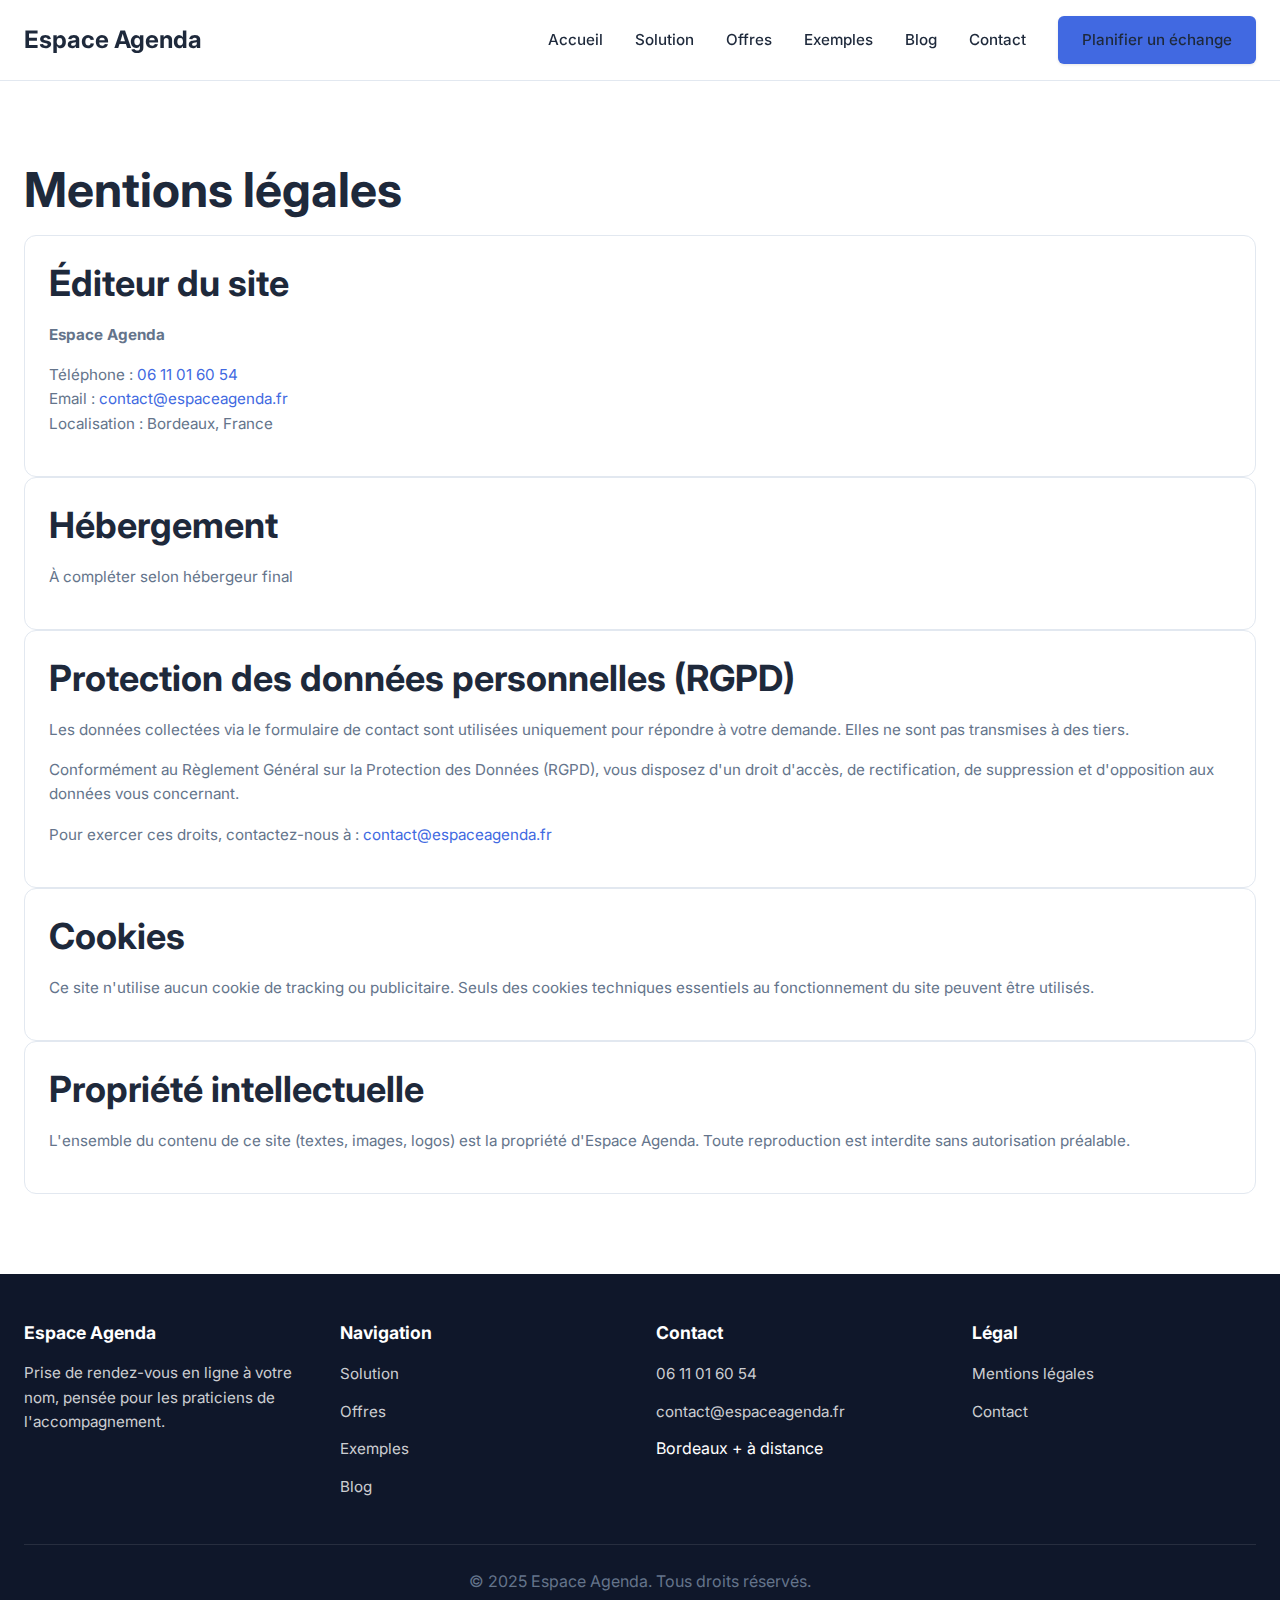
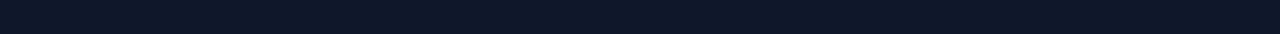
<file: frontend-v3/mentions-legales.html>
<!DOCTYPE html>
<html lang="fr">
<head>
    <meta charset="UTF-8">
    <meta name="viewport" content="width=device-width, initial-scale=1.0">
    <title>Mentions légales | Espace Agenda</title>
    <link rel="stylesheet" href="css/style.css">
    <link href="https://fonts.googleapis.com/css2?family=Inter:wght@400;500;600;700&display=swap" rel="stylesheet">
</head>
<body>
    <header class="header">
        <div class="header-container">
            <a href="index.html" class="logo">Espace Agenda</a>
            <nav class="nav-desktop">
                <a href="index.html">Accueil</a>
                <a href="solution.html">Solution</a>
                <a href="offres.html">Offres</a>
                <a href="exemples.html">Exemples</a>
                <a href="blog.html">Blog</a>
                <a href="contact.html">Contact</a>
                <a href="contact.html" class="btn btn-primary">Planifier un échange</a>
            </nav>
            <button id="mobile-menu-btn" class="mobile-menu-btn" aria-label="Menu">
                <svg fill="none" viewBox="0 0 24 24" stroke="currentColor">
                    <path stroke-linecap="round" stroke-linejoin="round" stroke-width="2" d="M4 6h16M4 12h16M4 18h16" />
                </svg>
            </button>
        </div>
        <nav id="mobile-menu" class="mobile-menu">
            <a href="index.html">Accueil</a>
            <a href="solution.html">Solution</a>
            <a href="offres.html">Offres</a>
            <a href="exemples.html">Exemples</a>
            <a href="blog.html">Blog</a>
            <a href="contact.html">Contact</a>
        </nav>
    </header>

    <section class="section">
        <div class="container">
            <h1>Mentions légales</h1>
            
            <div class="card">
                <h2>Éditeur du site</h2>
                <p><strong>Espace Agenda</strong></p>
                <p>Téléphone : <a href="tel:0611016054">06 11 01 60 54</a><br>
Email : <a href="mailto:contact@espaceagenda.fr">contact@espaceagenda.fr</a><br>
Localisation : Bordeaux, France</p>
            </div>

            <div class="card">
                <h2>Hébergement</h2>
                <p>À compléter selon hébergeur final</p>
            </div>

            <div class="card">
                <h2>Protection des données personnelles (RGPD)</h2>
                <p>Les données collectées via le formulaire de contact sont utilisées uniquement pour répondre à votre demande. Elles ne sont pas transmises à des tiers.</p>
                <p>Conformément au Règlement Général sur la Protection des Données (RGPD), vous disposez d'un droit d'accès, de rectification, de suppression et d'opposition aux données vous concernant.</p>
                <p>Pour exercer ces droits, contactez-nous à : <a href="mailto:contact@espaceagenda.fr">contact@espaceagenda.fr</a></p>
            </div>

            <div class="card">
                <h2>Cookies</h2>
                <p>Ce site n'utilise aucun cookie de tracking ou publicitaire. Seuls des cookies techniques essentiels au fonctionnement du site peuvent être utilisés.</p>
            </div>

            <div class="card">
                <h2>Propriété intellectuelle</h2>
                <p>L'ensemble du contenu de ce site (textes, images, logos) est la propriété d'Espace Agenda. Toute reproduction est interdite sans autorisation préalable.</p>
            </div>
        </div>
    </section>

    <footer class="footer">
        <div class="container">
            <div class="footer-grid">
                <div>
                    <h4>Espace Agenda</h4>
                    <p style="color: rgba(255, 255, 255, 0.8); font-size: 0.95rem;">Prise de rendez-vous en ligne à votre nom, pensée pour les praticiens de l'accompagnement.</p>
                </div>
                <div>
                    <h4>Navigation</h4>
                    <ul class="footer-links">
                        <li><a href="solution.html">Solution</a></li>
                        <li><a href="offres.html">Offres</a></li>
                        <li><a href="exemples.html">Exemples</a></li>
                        <li><a href="blog.html">Blog</a></li>
                    </ul>
                </div>
                <div>
                    <h4>Contact</h4>
                    <ul class="footer-links">
                        <li><a href="tel:0611016054">06 11 01 60 54</a></li>
                        <li><a href="mailto:contact@espaceagenda.fr">contact@espaceagenda.fr</a></li>
                        <li>Bordeaux + à distance</li>
                    </ul>
                </div>
                <div>
                    <h4>Légal</h4>
                    <ul class="footer-links">
                        <li><a href="mentions-legales.html">Mentions légales</a></li>
                        <li><a href="contact.html">Contact</a></li>
                    </ul>
                </div>
            </div>
            <div class="footer-bottom">
                <p>&copy; 2025 Espace Agenda. Tous droits réservés.</p>
            </div>
        </div>
    </footer>

    <script src="js/main.js"></script>
</body>
</html>
</file>
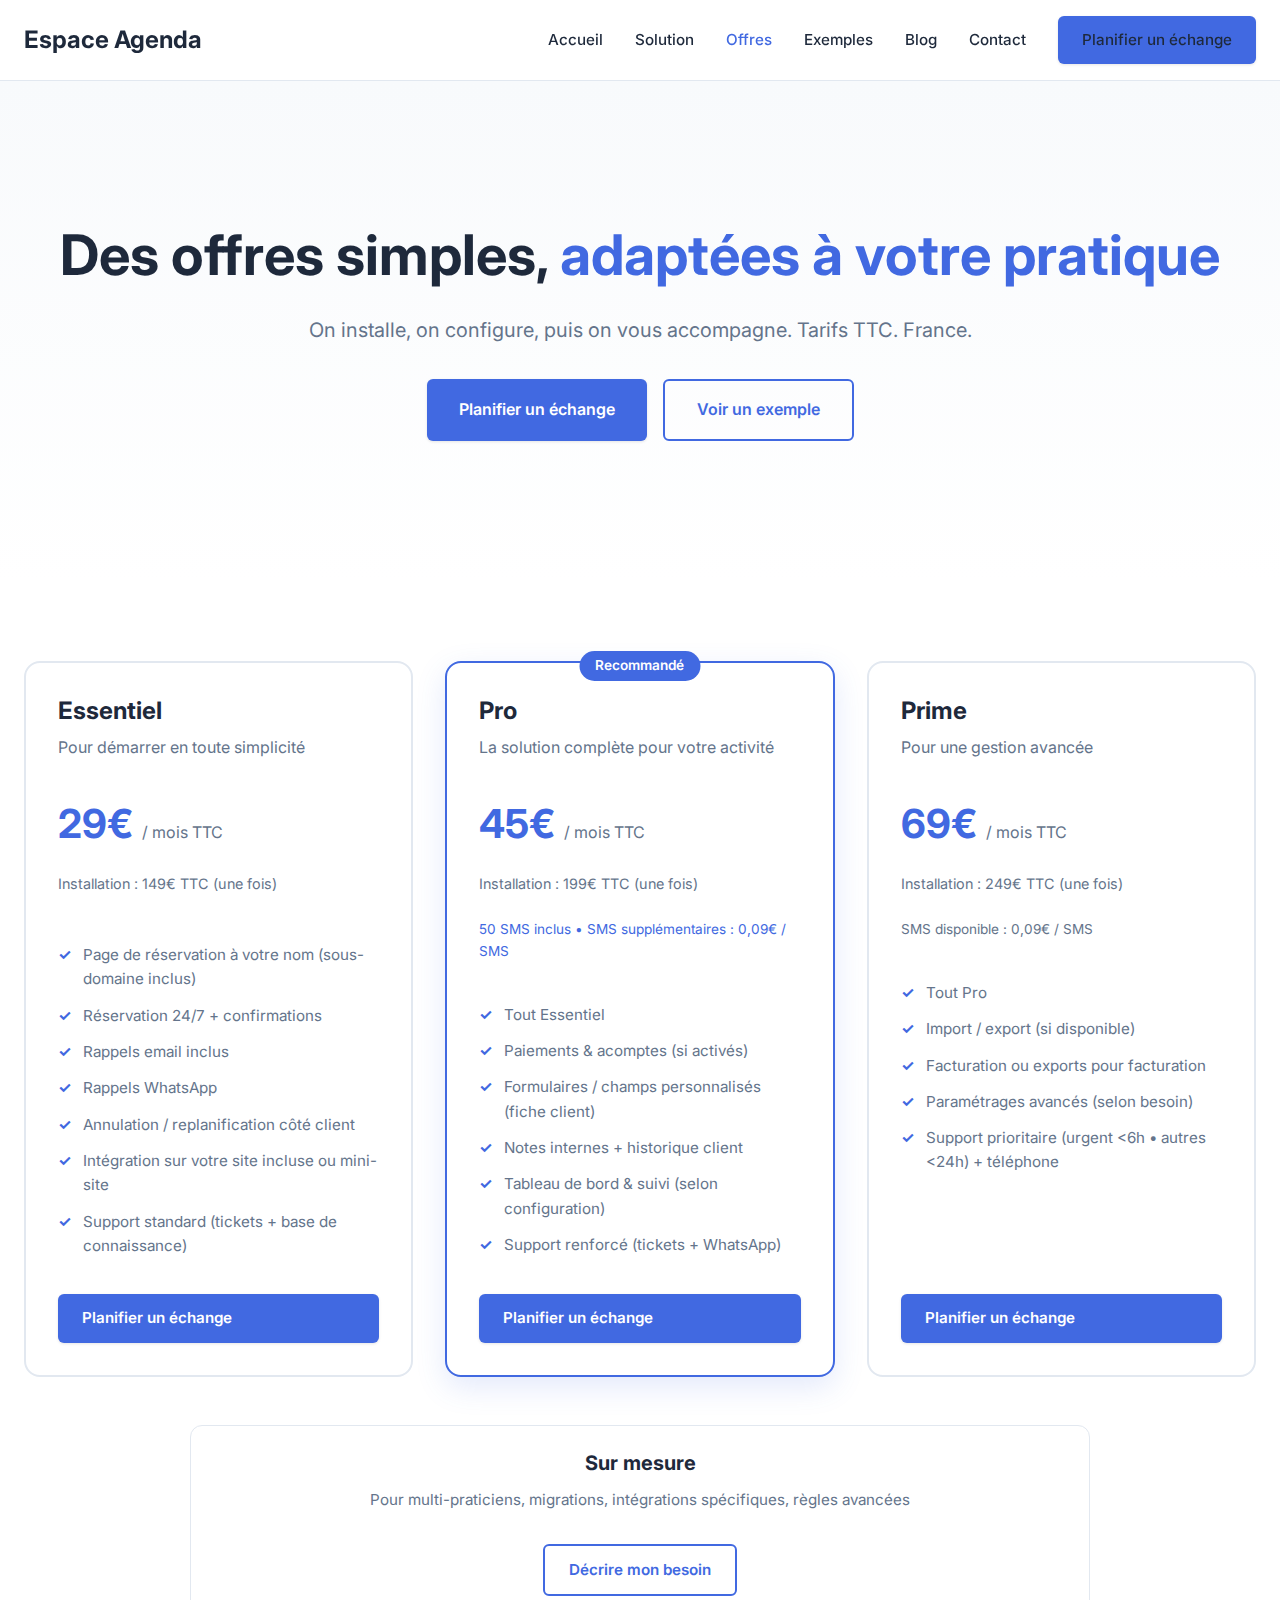
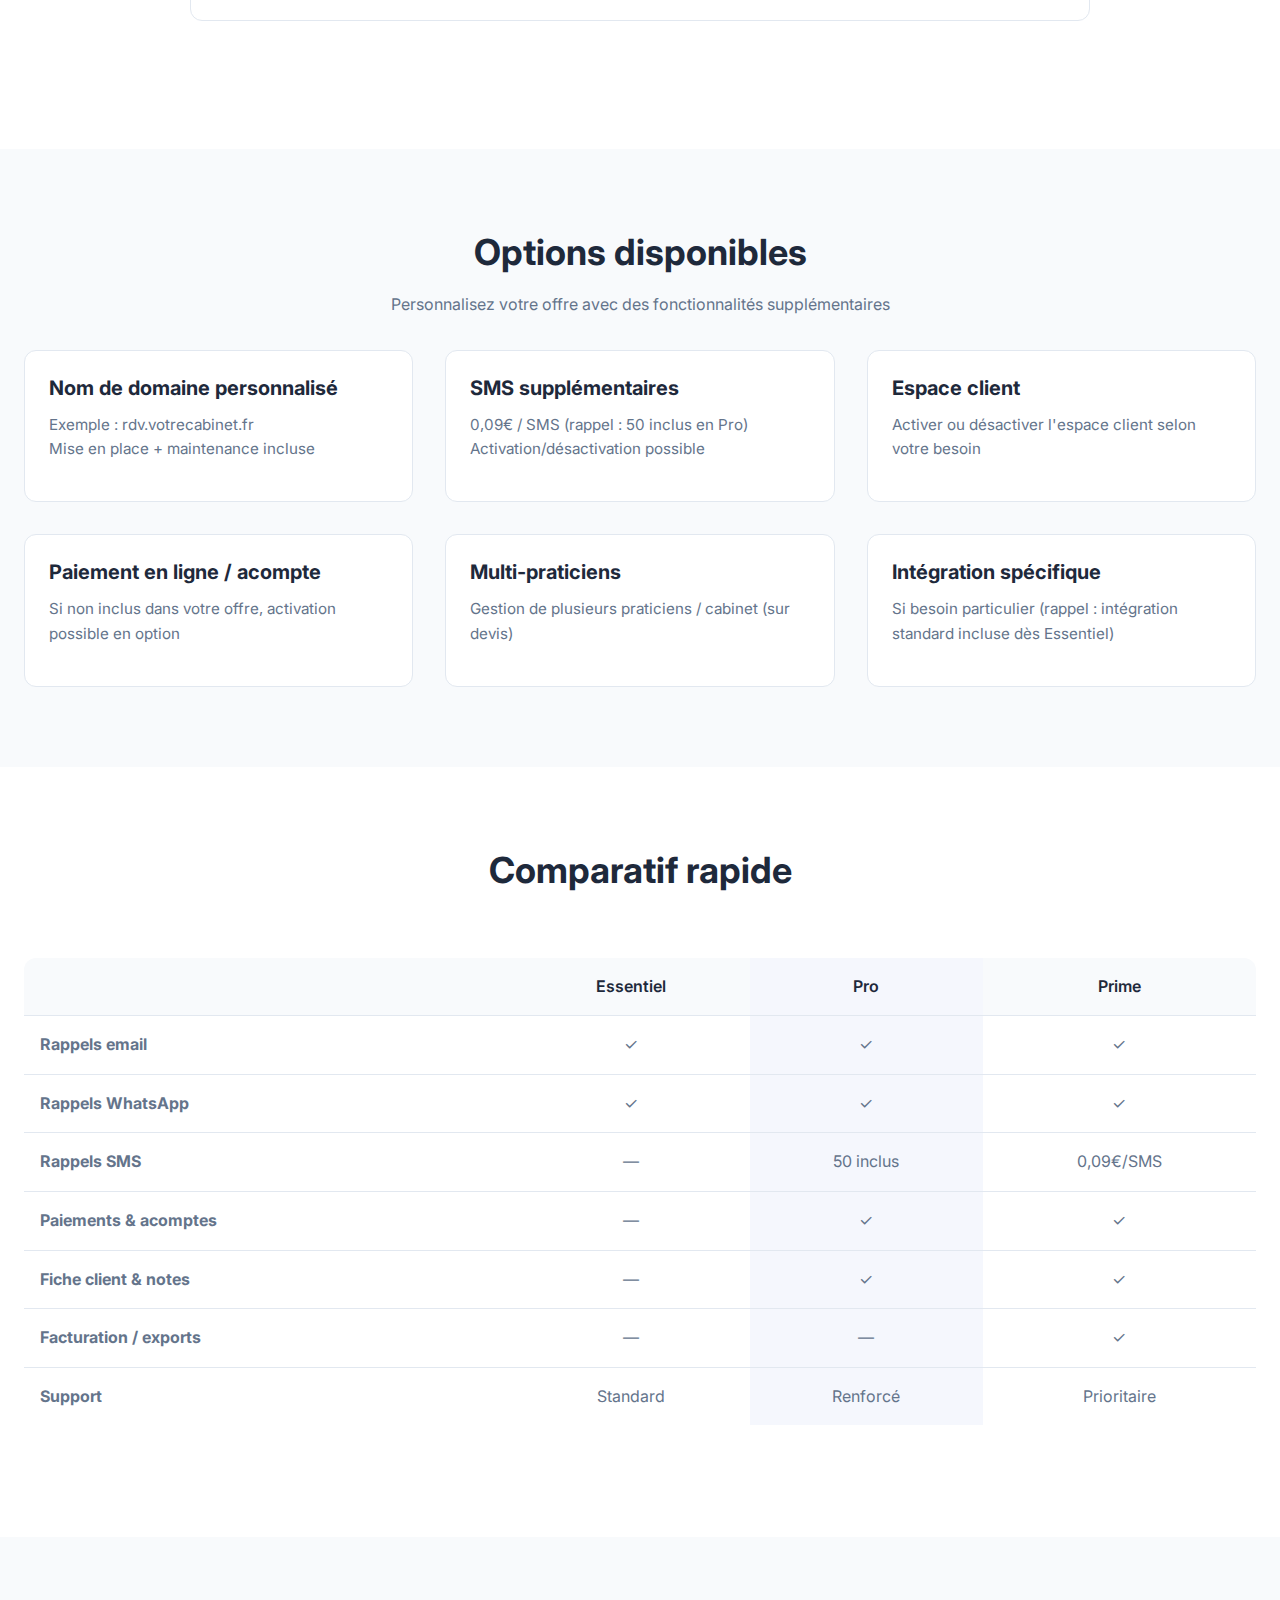
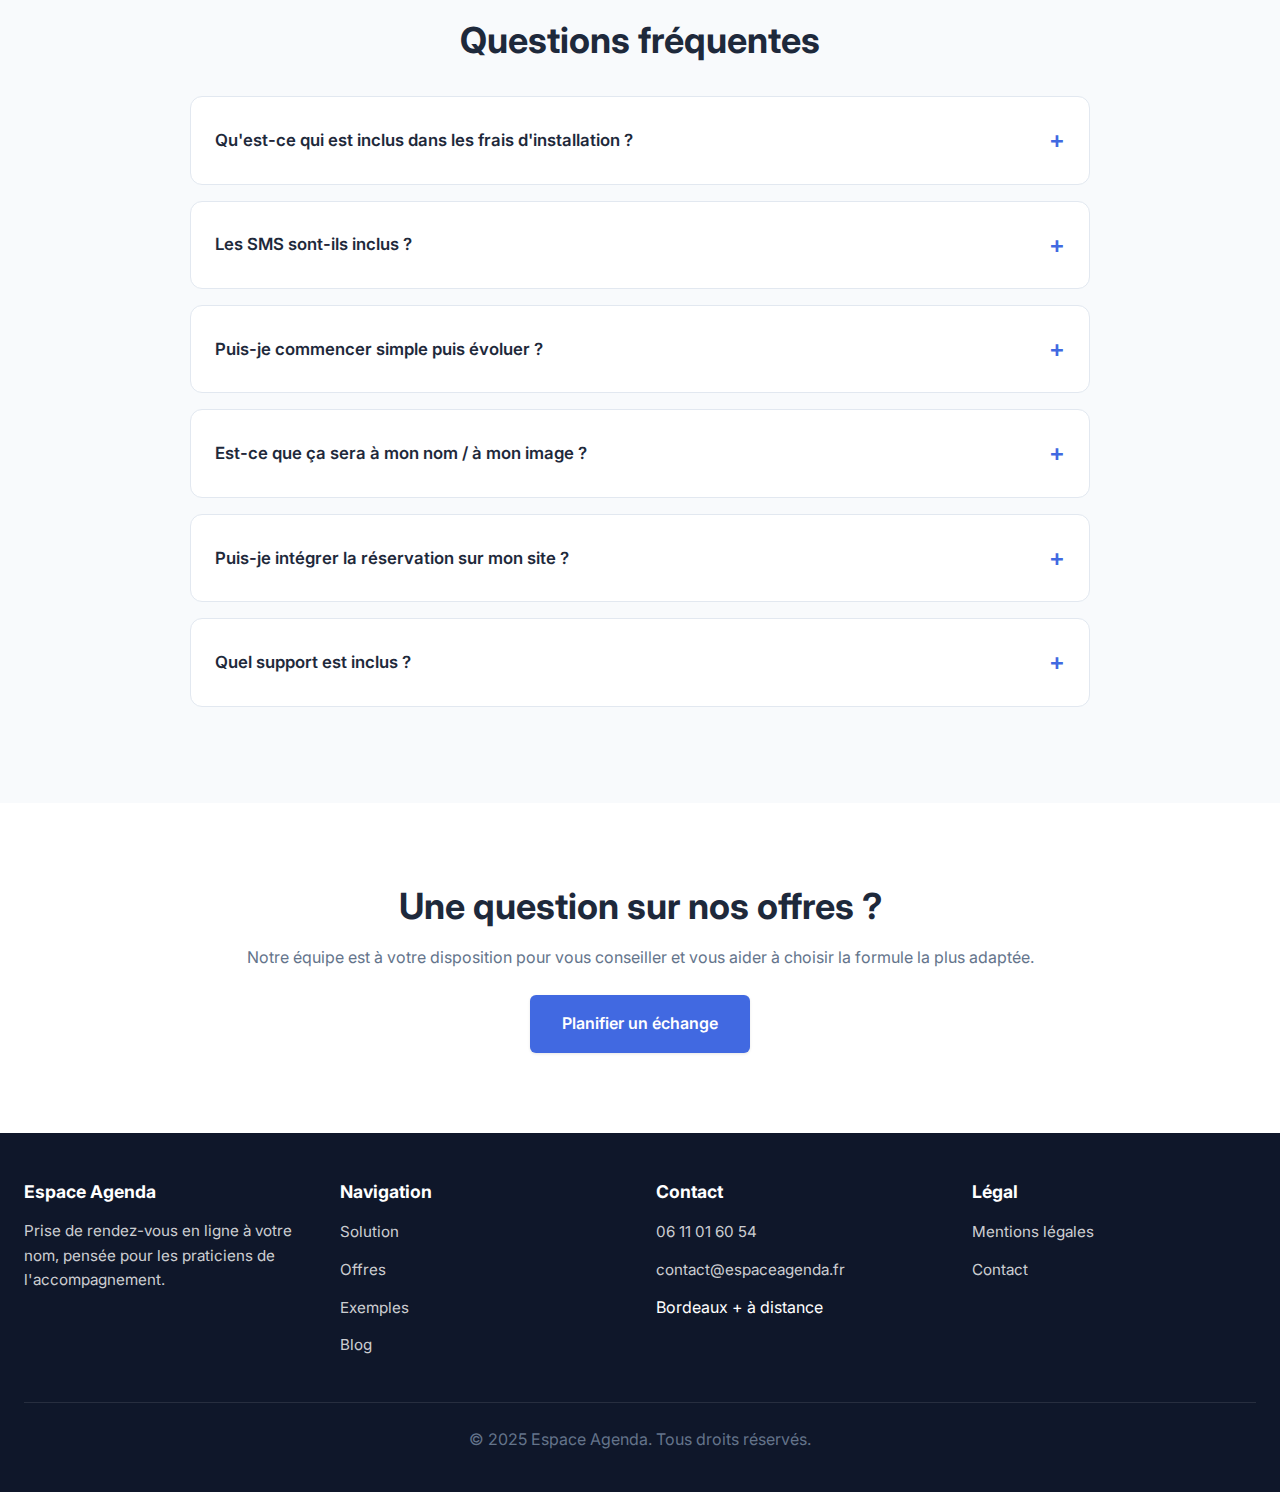
<file: frontend-v3/offres.html>
<!DOCTYPE html>
<html lang="fr">
<head>
    <meta charset="UTF-8">
    <meta name="viewport" content="width=device-width, initial-scale=1.0">
    <title>Offres | Espace Agenda</title>
    <meta name="description" content="Découvrez nos offres de gestion des rendez-vous : Essentiel 29€, Pro 45€, Prime 69€. Installation et support inclus.">
    <link rel="stylesheet" href="css/style.css">
    <link href="https://fonts.googleapis.com/css2?family=Inter:wght@400;500;600;700&display=swap" rel="stylesheet">
</head>
<body>
    <header class="header">
        <div class="header-container">
            <a href="index.html" class="logo">Espace Agenda</a>
            <nav class="nav-desktop">
                <a href="index.html">Accueil</a>
                <a href="solution.html">Solution</a>
                <a href="offres.html" class="active">Offres</a>
                <a href="exemples.html">Exemples</a>
                <a href="blog.html">Blog</a>
                <a href="contact.html">Contact</a>
                <a href="contact.html" class="btn btn-primary">Planifier un échange</a>
            </nav>
            <button id="mobile-menu-btn" class="mobile-menu-btn" aria-label="Menu">
                <svg fill="none" viewBox="0 0 24 24" stroke="currentColor">
                    <path stroke-linecap="round" stroke-linejoin="round" stroke-width="2" d="M4 6h16M4 12h16M4 18h16" />
                </svg>
            </button>
        </div>
        <nav id="mobile-menu" class="mobile-menu">
            <a href="index.html">Accueil</a>
            <a href="solution.html">Solution</a>
            <a href="offres.html">Offres</a>
            <a href="exemples.html">Exemples</a>
            <a href="blog.html">Blog</a>
            <a href="contact.html">Contact</a>
            <a href="contact.html" class="btn btn-primary">Planifier un échange</a>
        </nav>
    </header>

    <section class="hero">
        <div class="container">
            <div class="hero-content">
                <h1>Des offres simples, <span class="highlight">adaptées à votre pratique</span></h1>
                <p>On installe, on configure, puis on vous accompagne. Tarifs TTC. France.</p>
                <div class="hero-cta">
                    <a href="contact.html" class="btn btn-primary btn-lg">Planifier un échange</a>
                    <a href="exemples.html" class="btn btn-secondary btn-lg">Voir un exemple</a>
                </div>
            </div>
        </div>
    </section>

    <!-- Offres -->
    <section class="section">
        <div class="container">
            <div class="grid grid-3">
                <!-- Essentiel -->
                <div class="pricing-card">
                    <div class="pricing-header">
                        <h3>Essentiel</h3>
                        <p style="color: #64748b;">Pour démarrer en toute simplicité</p>
                    </div>
                    <div class="pricing-price">29€ <small>/ mois TTC</small></div>
                    <p class="pricing-installation">Installation : 149€ TTC (une fois)</p>
                    <ul class="pricing-features">
                        <li>Page de réservation à votre nom (sous-domaine inclus)</li>
                        <li>Réservation 24/7 + confirmations</li>
                        <li>Rappels email inclus</li>
                        <li>Rappels WhatsApp</li>
                        <li>Annulation / replanification côté client</li>
                        <li>Intégration sur votre site incluse ou mini-site</li>
                        <li>Support standard (tickets + base de connaissance)</li>
                    </ul>
                    <a href="contact.html" class="btn btn-primary" style="width: 100%; margin-top: auto;">Planifier un échange</a>
                </div>

                <!-- Pro -->
                <div class="pricing-card featured">
                    <span class="pricing-badge">Recommandé</span>
                    <div class="pricing-header">
                        <h3>Pro</h3>
                        <p style="color: #64748b;">La solution complète pour votre activité</p>
                    </div>
                    <div class="pricing-price">45€ <small>/ mois TTC</small></div>
                    <p class="pricing-installation">Installation : 199€ TTC (une fois)</p>
                    <p style="font-size: 0.85rem; color: #4169e1; margin-bottom: 1rem;">50 SMS inclus • SMS supplémentaires : 0,09€ / SMS</p>
                    <ul class="pricing-features">
                        <li>Tout Essentiel</li>
                        <li>Paiements & acomptes (si activés)</li>
                        <li>Formulaires / champs personnalisés (fiche client)</li>
                        <li>Notes internes + historique client</li>
                        <li>Tableau de bord & suivi (selon configuration)</li>
                        <li>Support renforcé (tickets + WhatsApp)</li>
                    </ul>
                    <a href="contact.html" class="btn btn-primary" style="width: 100%; margin-top: auto;">Planifier un échange</a>
                </div>

                <!-- Prime -->
                <div class="pricing-card">
                    <div class="pricing-header">
                        <h3>Prime</h3>
                        <p style="color: #64748b;">Pour une gestion avancée</p>
                    </div>
                    <div class="pricing-price">69€ <small>/ mois TTC</small></div>
                    <p class="pricing-installation">Installation : 249€ TTC (une fois)</p>
                    <p style="font-size: 0.85rem; color: #64748b; margin-bottom: 1rem;">SMS disponible : 0,09€ / SMS</p>
                    <ul class="pricing-features">
                        <li>Tout Pro</li>
                        <li>Import / export (si disponible)</li>
                        <li>Facturation ou exports pour facturation</li>
                        <li>Paramétrages avancés (selon besoin)</li>
                        <li>Support prioritaire (urgent <6h • autres <24h) + téléphone</li>
                    </ul>
                    <a href="contact.html" class="btn btn-primary" style="width: 100%; margin-top: auto;">Planifier un échange</a>
                </div>
            </div>

            <!-- Sur mesure -->
            <div style="max-width: 900px; margin: 3rem auto;">
                <div class="card" style="text-align: center;">
                    <h3>Sur mesure</h3>
                    <p>Pour multi-praticiens, migrations, intégrations spécifiques, règles avancées</p>
                    <a href="contact.html" class="btn btn-secondary" style="margin-top: 1rem;">Décrire mon besoin</a>
                </div>
            </div>
        </div>
    </section>

    <!-- Options -->
    <section class="section section-muted">
        <div class="container">
            <div class="text-center mb-4">
                <h2>Options disponibles</h2>
                <p>Personnalisez votre offre avec des fonctionnalités supplémentaires</p>
            </div>
            <div class="grid grid-3">
                <div class="card">
                    <h3>Nom de domaine personnalisé</h3>
                    <p>Exemple : rdv.votrecabinet.fr<br>Mise en place + maintenance incluse</p>
                </div>
                <div class="card">
                    <h3>SMS supplémentaires</h3>
                    <p>0,09€ / SMS (rappel : 50 inclus en Pro)<br>Activation/désactivation possible</p>
                </div>
                <div class="card">
                    <h3>Espace client</h3>
                    <p>Activer ou désactiver l'espace client selon votre besoin</p>
                </div>
                <div class="card">
                    <h3>Paiement en ligne / acompte</h3>
                    <p>Si non inclus dans votre offre, activation possible en option</p>
                </div>
                <div class="card">
                    <h3>Multi-praticiens</h3>
                    <p>Gestion de plusieurs praticiens / cabinet (sur devis)</p>
                </div>
                <div class="card">
                    <h3>Intégration spécifique</h3>
                    <p>Si besoin particulier (rappel : intégration standard incluse dès Essentiel)</p>
                </div>
            </div>
        </div>
    </section>

    <!-- Tableau comparatif -->
    <section class="section">
        <div class="container">
            <div class="text-center mb-4">
                <h2>Comparatif rapide</h2>
            </div>
            <div style="overflow-x: auto;">
                <table class="comparison-table">
                    <thead>
                        <tr>
                            <th></th>
                            <th style="text-align: center;">Essentiel</th>
                            <th style="text-align: center; background: rgba(65, 105, 225, 0.05);">Pro</th>
                            <th style="text-align: center;">Prime</th>
                        </tr>
                    </thead>
                    <tbody>
                        <tr>
                            <td><strong>Rappels email</strong></td>
                            <td style="text-align: center;">✓</td>
                            <td style="text-align: center; background: rgba(65, 105, 225, 0.05);">✓</td>
                            <td style="text-align: center;">✓</td>
                        </tr>
                        <tr>
                            <td><strong>Rappels WhatsApp</strong></td>
                            <td style="text-align: center;">✓</td>
                            <td style="text-align: center; background: rgba(65, 105, 225, 0.05);">✓</td>
                            <td style="text-align: center;">✓</td>
                        </tr>
                        <tr>
                            <td><strong>Rappels SMS</strong></td>
                            <td style="text-align: center;">—</td>
                            <td style="text-align: center; background: rgba(65, 105, 225, 0.05);">50 inclus</td>
                            <td style="text-align: center;">0,09€/SMS</td>
                        </tr>
                        <tr>
                            <td><strong>Paiements & acomptes</strong></td>
                            <td style="text-align: center;">—</td>
                            <td style="text-align: center; background: rgba(65, 105, 225, 0.05);">✓</td>
                            <td style="text-align: center;">✓</td>
                        </tr>
                        <tr>
                            <td><strong>Fiche client & notes</strong></td>
                            <td style="text-align: center;">—</td>
                            <td style="text-align: center; background: rgba(65, 105, 225, 0.05);">✓</td>
                            <td style="text-align: center;">✓</td>
                        </tr>
                        <tr>
                            <td><strong>Facturation / exports</strong></td>
                            <td style="text-align: center;">—</td>
                            <td style="text-align: center; background: rgba(65, 105, 225, 0.05);">—</td>
                            <td style="text-align: center;">✓</td>
                        </tr>
                        <tr>
                            <td><strong>Support</strong></td>
                            <td style="text-align: center;">Standard</td>
                            <td style="text-align: center; background: rgba(65, 105, 225, 0.05);">Renforcé</td>
                            <td style="text-align: center;">Prioritaire</td>
                        </tr>
                    </tbody>
                </table>
            </div>
        </div>
    </section>

    <!-- FAQ Offres -->
    <section class="section section-muted">
        <div class="container">
            <div class="text-center mb-4">
                <h2>Questions fréquentes</h2>
            </div>
            <div class="faq-container">
                <details>
                    <summary>Qu'est-ce qui est inclus dans les frais d'installation ?</summary>
                    <p>Les frais d'installation couvrent : cadrage de vos besoins, paramétrage, personnalisation à votre identité, tests, mise en ligne, et une mini-formation (30 min) pour prendre en main l'essentiel.</p>
                </details>
                <details>
                    <summary>Les SMS sont-ils inclus ?</summary>
                    <p>Les SMS sont disponibles selon l'offre et facturés au réel : 0,09€ / SMS (activation/désactivation possible). L'offre Pro inclut 50 SMS par mois.</p>
                </details>
                <details>
                    <summary>Puis-je commencer simple puis évoluer ?</summary>
                    <p>Oui. Vous pouvez démarrer avec une offre et évoluer ensuite (options ou offre supérieure).</p>
                </details>
                <details>
                    <summary>Est-ce que ça sera à mon nom / à mon image ?</summary>
                    <p>Oui. La page de réservation et les communications peuvent être personnalisées : nom, couleurs, éléments d'identité et lien de réservation à votre nom. L'objectif est que vos clients réservent comme s'ils étaient sur votre propre service.</p>
                </details>
                <details>
                    <summary>Puis-je intégrer la réservation sur mon site ?</summary>
                    <p>Oui. L'intégration standard sur votre site est incluse. Et si vous n'avez pas de site, nous pouvons mettre en place un mini-site de réservation simple et propre, prêt à partager.</p>
                </details>
                <details>
                    <summary>Quel support est inclus ?</summary>
                    <p>Le support est illimité. Vous pouvez nous contacter par email/tickets/WhatsApp et par téléphone. En cas d'urgence, réponse en moins de 6h, sinon moins de 24h.</p>
                </details>
            </div>
        </div>
    </section>

    <!-- CTA -->
    <section class="section">
        <div class="container text-center">
            <h2>Une question sur nos offres ?</h2>
            <p class="mb-3">Notre équipe est à votre disposition pour vous conseiller et vous aider à choisir la formule la plus adaptée.</p>
            <a href="contact.html" class="btn btn-primary btn-lg">Planifier un échange</a>
        </div>
    </section>

    <footer class="footer">
        <div class="container">
            <div class="footer-grid">
                <div>
                    <h4>Espace Agenda</h4>
                    <p style="color: rgba(255, 255, 255, 0.8); font-size: 0.95rem;">Prise de rendez-vous en ligne à votre nom, pensée pour les praticiens de l'accompagnement.</p>
                </div>
                <div>
                    <h4>Navigation</h4>
                    <ul class="footer-links">
                        <li><a href="solution.html">Solution</a></li>
                        <li><a href="offres.html">Offres</a></li>
                        <li><a href="exemples.html">Exemples</a></li>
                        <li><a href="blog.html">Blog</a></li>
                    </ul>
                </div>
                <div>
                    <h4>Contact</h4>
                    <ul class="footer-links">
                        <li><a href="tel:0611016054">06 11 01 60 54</a></li>
                        <li><a href="mailto:contact@espaceagenda.fr">contact@espaceagenda.fr</a></li>
                        <li>Bordeaux + à distance</li>
                    </ul>
                </div>
                <div>
                    <h4>Légal</h4>
                    <ul class="footer-links">
                        <li><a href="mentions-legales.html">Mentions légales</a></li>
                        <li><a href="contact.html">Contact</a></li>
                    </ul>
                </div>
            </div>
            <div class="footer-bottom">
                <p>&copy; 2025 Espace Agenda. Tous droits réservés.</p>
            </div>
        </div>
    </footer>

    <script src="js/main.js"></script>
</body>
</html>
</file>
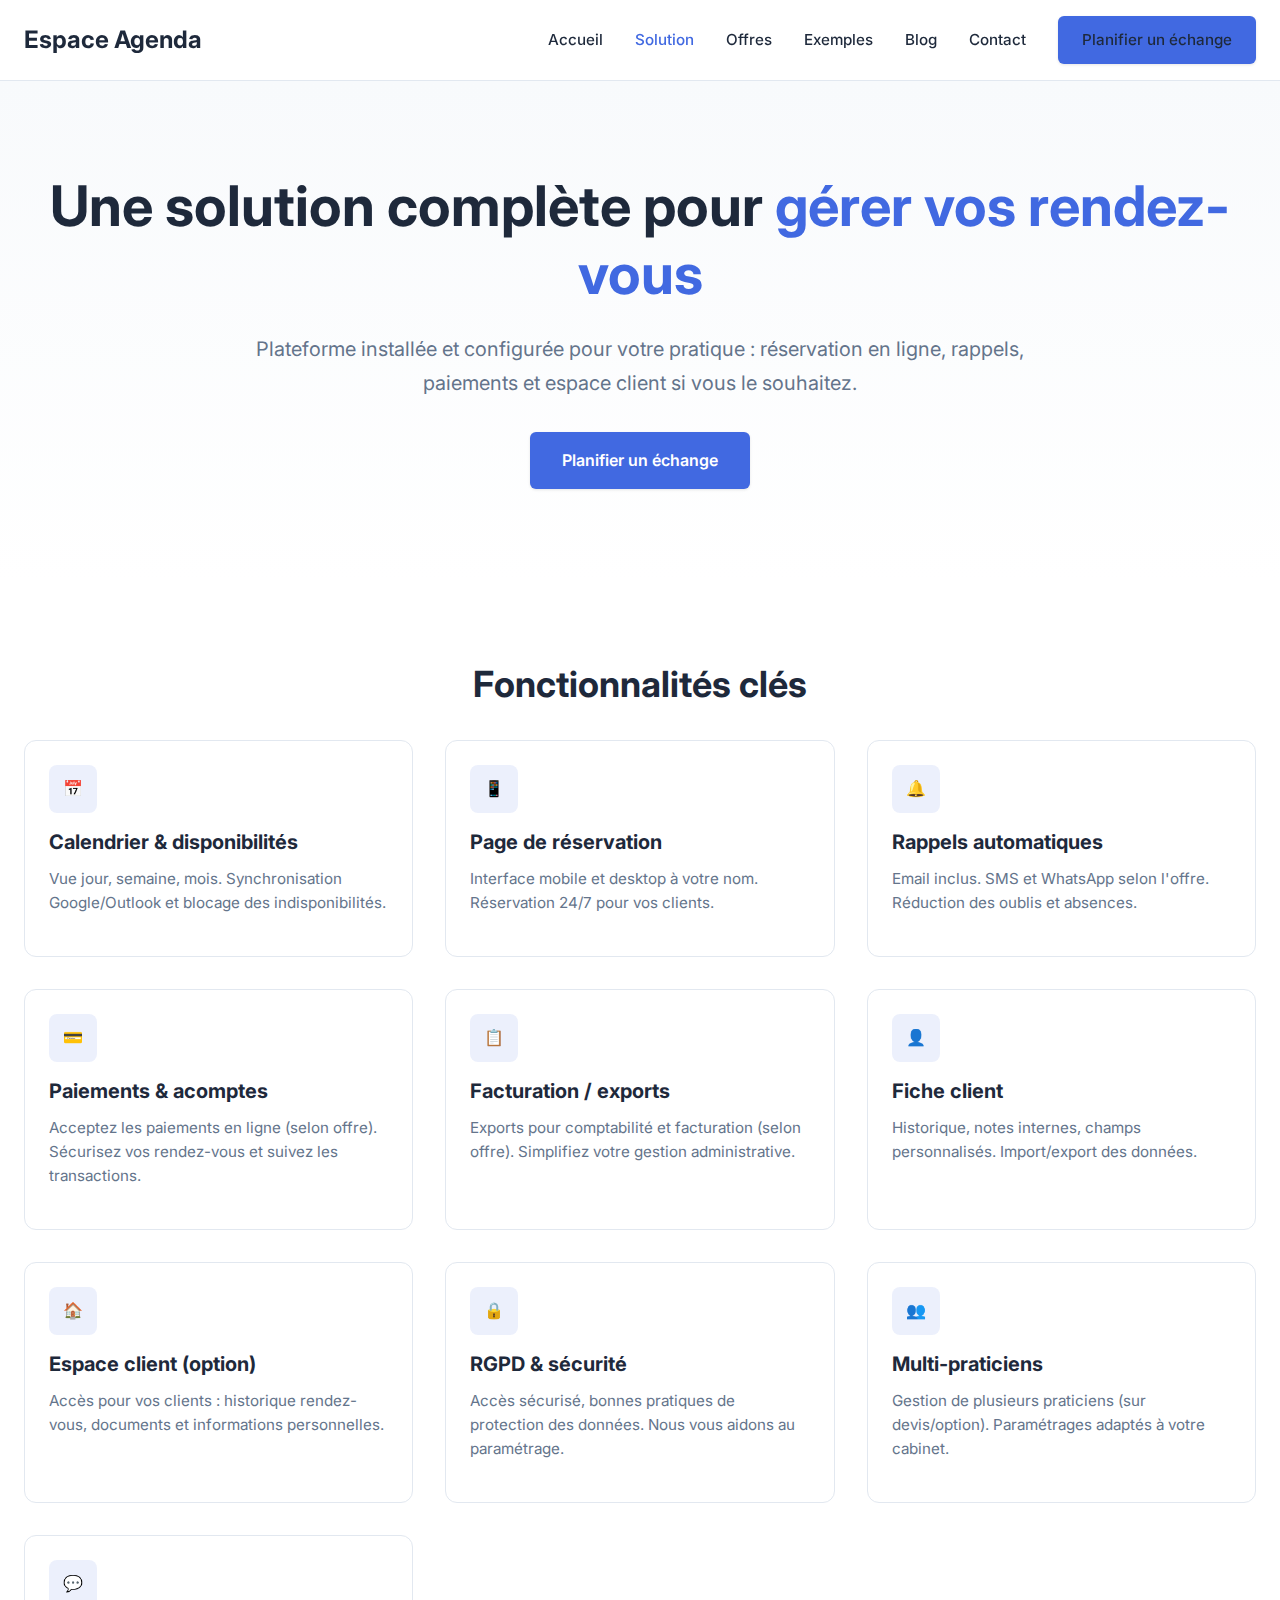
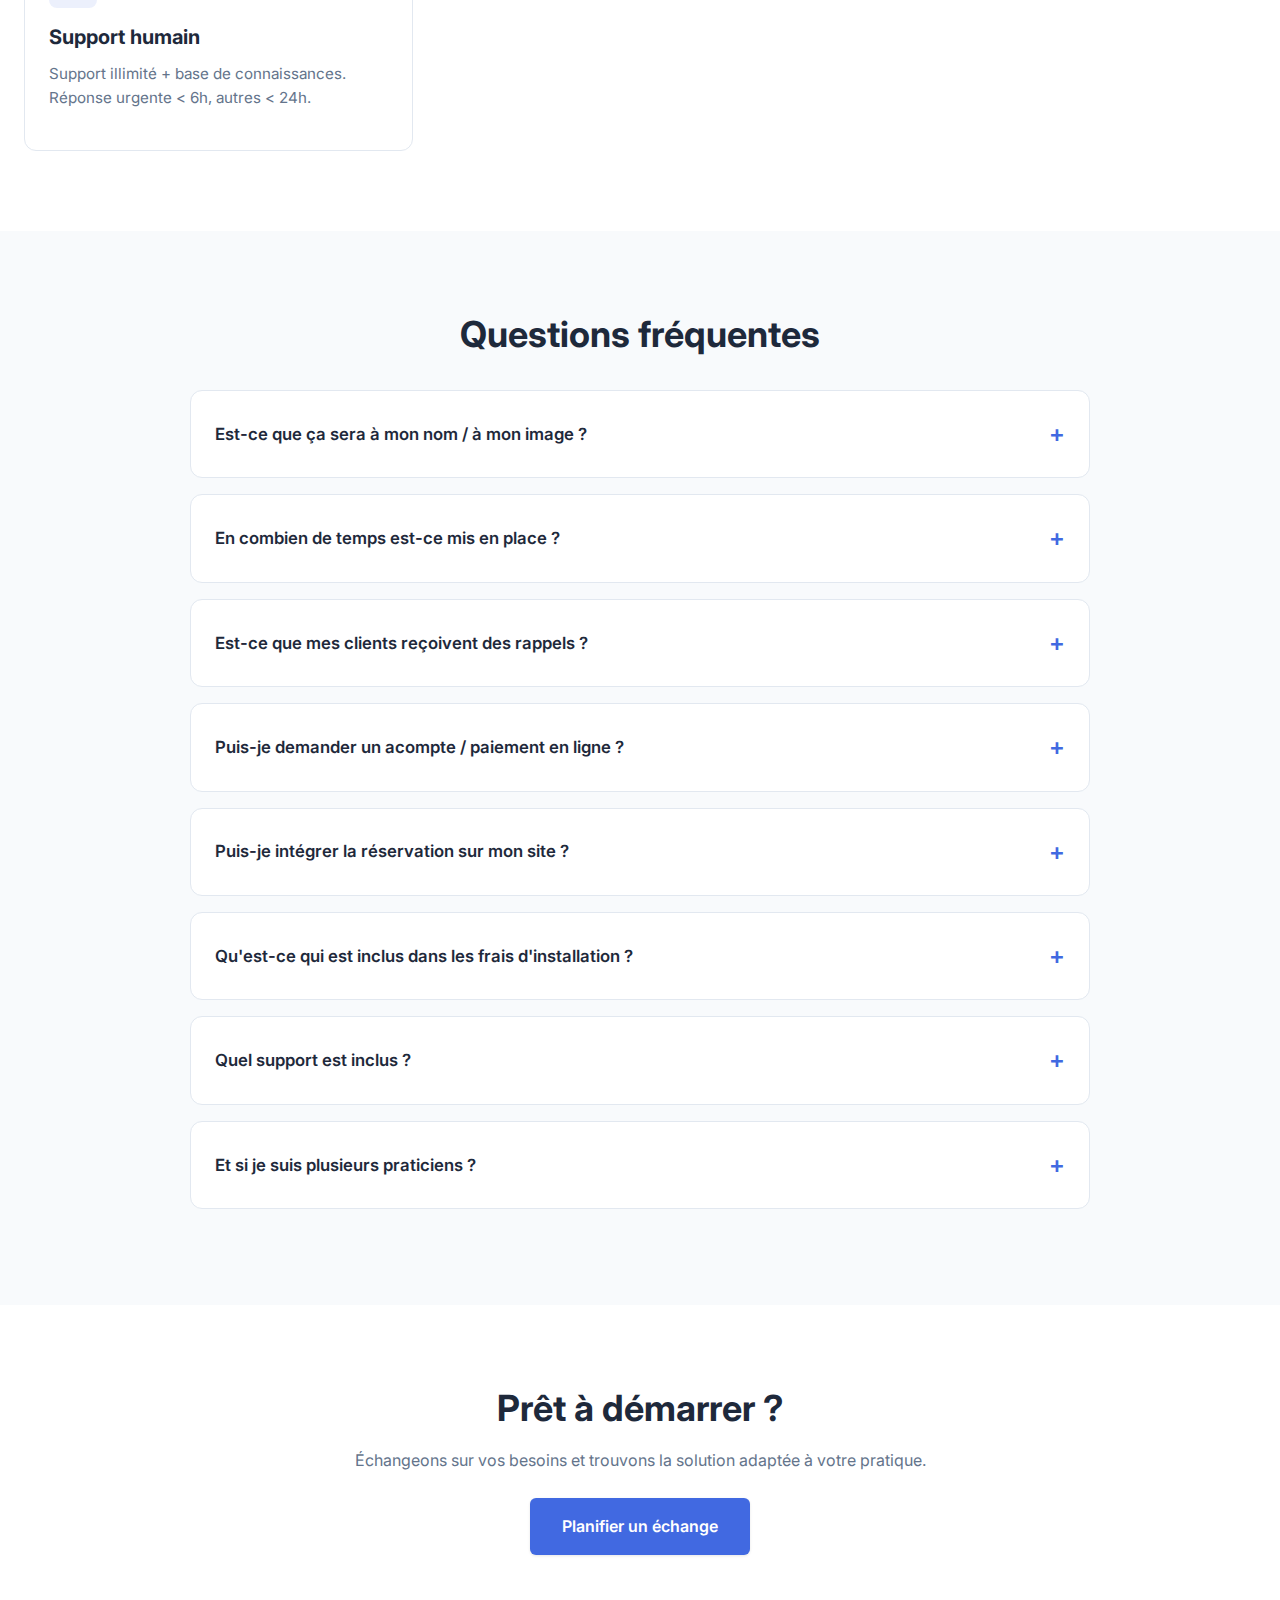
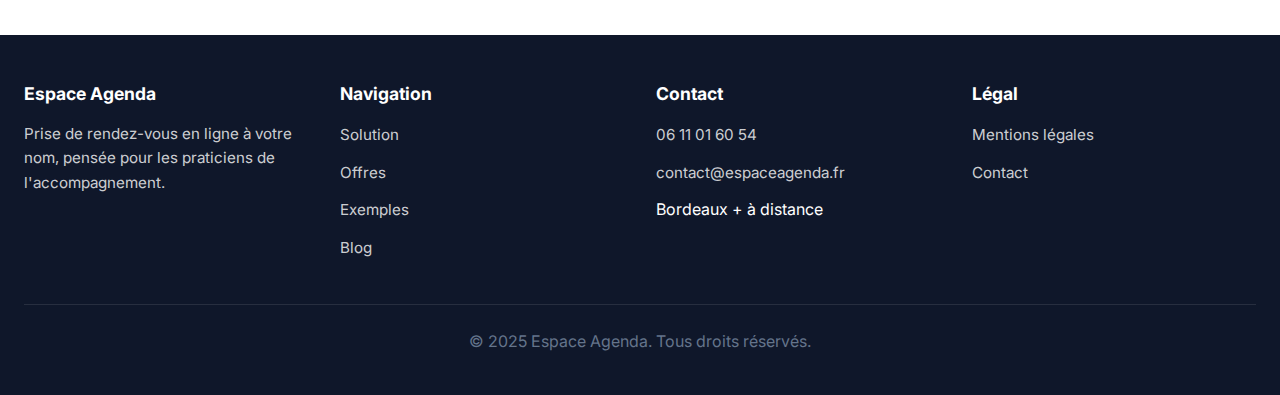
<file: frontend-v3/solution.html>
<!DOCTYPE html>
<html lang="fr">
<head>
    <meta charset="UTF-8">
    <meta name="viewport" content="width=device-width, initial-scale=1.0">
    <title>Solution | Espace Agenda</title>
    <meta name="description" content="Toutes les fonctionnalités de gestion des rendez-vous : calendrier, rappels automatiques, paiements et plus encore.">
    <link rel="stylesheet" href="css/style.css">
    <link href="https://fonts.googleapis.com/css2?family=Inter:wght@400;500;600;700&display=swap" rel="stylesheet">
</head>
<body>
    <header class="header">
        <div class="header-container">
            <a href="index.html" class="logo">Espace Agenda</a>
            <nav class="nav-desktop">
                <a href="index.html">Accueil</a>
                <a href="solution.html" class="active">Solution</a>
                <a href="offres.html">Offres</a>
                <a href="exemples.html">Exemples</a>
                <a href="blog.html">Blog</a>
                <a href="contact.html">Contact</a>
                <a href="contact.html" class="btn btn-primary">Planifier un échange</a>
            </nav>
            <button id="mobile-menu-btn" class="mobile-menu-btn" aria-label="Menu">
                <svg fill="none" viewBox="0 0 24 24" stroke="currentColor">
                    <path stroke-linecap="round" stroke-linejoin="round" stroke-width="2" d="M4 6h16M4 12h16M4 18h16" />
                </svg>
            </button>
        </div>
        <nav id="mobile-menu" class="mobile-menu">
            <a href="index.html">Accueil</a>
            <a href="solution.html">Solution</a>
            <a href="offres.html">Offres</a>
            <a href="exemples.html">Exemples</a>
            <a href="blog.html">Blog</a>
            <a href="contact.html">Contact</a>
            <a href="contact.html" class="btn btn-primary">Planifier un échange</a>
        </nav>
    </header>

    <section class="hero">
        <div class="container">
            <div class="hero-content">
                <h1>Une solution complète pour <span class="highlight">gérer vos rendez-vous</span></h1>
                <p>Plateforme installée et configurée pour votre pratique : réservation en ligne, rappels, paiements et espace client si vous le souhaitez.</p>
                <div class="hero-cta">
                    <a href="contact.html" class="btn btn-primary btn-lg">Planifier un échange</a>
                </div>
            </div>
        </div>
    </section>

    <section class="section">
        <div class="container">
            <div class="text-center mb-4">
                <h2>Fonctionnalités clés</h2>
            </div>
            <div class="grid grid-3">
                <div class="card">
                    <div class="card-icon">📅</div>
                    <h3>Calendrier & disponibilités</h3>
                    <p>Vue jour, semaine, mois. Synchronisation Google/Outlook et blocage des indisponibilités.</p>
                </div>
                <div class="card">
                    <div class="card-icon">📱</div>
                    <h3>Page de réservation</h3>
                    <p>Interface mobile et desktop à votre nom. Réservation 24/7 pour vos clients.</p>
                </div>
                <div class="card">
                    <div class="card-icon">🔔</div>
                    <h3>Rappels automatiques</h3>
                    <p>Email inclus. SMS et WhatsApp selon l'offre. Réduction des oublis et absences.</p>
                </div>
                <div class="card">
                    <div class="card-icon">💳</div>
                    <h3>Paiements & acomptes</h3>
                    <p>Acceptez les paiements en ligne (selon offre). Sécurisez vos rendez-vous et suivez les transactions.</p>
                </div>
                <div class="card">
                    <div class="card-icon">📋</div>
                    <h3>Facturation / exports</h3>
                    <p>Exports pour comptabilité et facturation (selon offre). Simplifiez votre gestion administrative.</p>
                </div>
                <div class="card">
                    <div class="card-icon">👤</div>
                    <h3>Fiche client</h3>
                    <p>Historique, notes internes, champs personnalisés. Import/export des données.</p>
                </div>
                <div class="card">
                    <div class="card-icon">🏠</div>
                    <h3>Espace client (option)</h3>
                    <p>Accès pour vos clients : historique rendez-vous, documents et informations personnelles.</p>
                </div>
                <div class="card">
                    <div class="card-icon">🔒</div>
                    <h3>RGPD & sécurité</h3>
                    <p>Accès sécurisé, bonnes pratiques de protection des données. Nous vous aidons au paramétrage.</p>
                </div>
                <div class="card">
                    <div class="card-icon">👥</div>
                    <h3>Multi-praticiens</h3>
                    <p>Gestion de plusieurs praticiens (sur devis/option). Paramétrages adaptés à votre cabinet.</p>
                </div>
                <div class="card">
                    <div class="card-icon">💬</div>
                    <h3>Support humain</h3>
                    <p>Support illimité + base de connaissances. Réponse urgente < 6h, autres < 24h.</p>
                </div>
            </div>
        </div>
    </section>

    <section class="section section-muted">
        <div class="container">
            <div class="text-center mb-4">
                <h2>Questions fréquentes</h2>
            </div>
            <div class="faq-container">
                <details>
                    <summary>Est-ce que ça sera à mon nom / à mon image ?</summary>
                    <p>Oui. La page de réservation et les communications peuvent être personnalisées : nom, couleurs, éléments d'identité et lien de réservation à votre nom. L'objectif est que vos clients réservent comme s'ils étaient sur votre propre service.</p>
                </details>
                <details>
                    <summary>En combien de temps est-ce mis en place ?</summary>
                    <p>La mise en place est réalisée sous 7 jours après signature du contrat, selon vos éléments (horaires, types de rendez-vous, règles de réservation, identité visuelle). Nous validons avec vous avant mise en ligne.</p>
                </details>
                <details>
                    <summary>Est-ce que mes clients reçoivent des rappels ?</summary>
                    <p>Oui. Les rappels automatiques sont envoyés par email et WhatsApp (selon offre). Les SMS sont inclus dans certaines formules et disponibles en complément selon votre besoin.</p>
                </details>
                <details>
                    <summary>Puis-je demander un acompte / paiement en ligne ?</summary>
                    <p>Oui, selon la formule choisie. Vous pouvez activer le paiement en ligne et/ou les acomptes afin de sécuriser les rendez-vous et réduire les annulations de dernière minute.</p>
                </details>
                <details>
                    <summary>Puis-je intégrer la réservation sur mon site ?</summary>
                    <p>Oui. L'intégration standard sur votre site est incluse. Et si vous n'avez pas de site, nous pouvons mettre en place un mini-site de réservation simple et propre, prêt à partager.</p>
                </details>
                <details>
                    <summary>Qu'est-ce qui est inclus dans les frais d'installation ?</summary>
                    <p>Les frais d'installation couvrent : cadrage de vos besoins, paramétrage, personnalisation à votre identité, tests, mise en ligne, et une mini-formation (30 min) pour prendre en main l'essentiel.</p>
                </details>
                <details>
                    <summary>Quel support est inclus ?</summary>
                    <p>Le support est illimité. Vous pouvez nous contacter par email/tickets/WhatsApp et par téléphone. En cas d'urgence, réponse en moins de 6h, sinon moins de 24h.</p>
                </details>
                <details>
                    <summary>Et si je suis plusieurs praticiens ?</summary>
                    <p>C'est possible. La gestion multi-praticiens / cabinet est disponible sur devis / option, avec un paramétrage adapté (prestations, agendas, accès, règles de réservation).</p>
                </details>
            </div>
        </div>
    </section>

    <section class="section">
        <div class="container text-center">
            <h2>Prêt à démarrer ?</h2>
            <p class="mb-3">Échangeons sur vos besoins et trouvons la solution adaptée à votre pratique.</p>
            <a href="contact.html" class="btn btn-primary btn-lg">Planifier un échange</a>
        </div>
    </section>

    <footer class="footer">
        <div class="container">
            <div class="footer-grid">
                <div>
                    <h4>Espace Agenda</h4>
                    <p style="color: rgba(255, 255, 255, 0.8); font-size: 0.95rem;">Prise de rendez-vous en ligne à votre nom, pensée pour les praticiens de l'accompagnement.</p>
                </div>
                <div>
                    <h4>Navigation</h4>
                    <ul class="footer-links">
                        <li><a href="solution.html">Solution</a></li>
                        <li><a href="offres.html">Offres</a></li>
                        <li><a href="exemples.html">Exemples</a></li>
                        <li><a href="blog.html">Blog</a></li>
                    </ul>
                </div>
                <div>
                    <h4>Contact</h4>
                    <ul class="footer-links">
                        <li><a href="tel:0611016054">06 11 01 60 54</a></li>
                        <li><a href="mailto:contact@espaceagenda.fr">contact@espaceagenda.fr</a></li>
                        <li>Bordeaux + à distance</li>
                    </ul>
                </div>
                <div>
                    <h4>Légal</h4>
                    <ul class="footer-links">
                        <li><a href="mentions-legales.html">Mentions légales</a></li>
                        <li><a href="contact.html">Contact</a></li>
                    </ul>
                </div>
            </div>
            <div class="footer-bottom">
                <p>&copy; 2025 Espace Agenda. Tous droits réservés.</p>
            </div>
        </div>
    </footer>

    <script src="js/main.js"></script>
</body>
</html>
</file>
<file: frontend-v3/css/style.css>
/* Espace Agenda V3 - CSS Global */

/* ========== RESET & BASE ========== */
* {
  margin: 0;
  padding: 0;
  box-sizing: border-box;
}

:root {
  --primary: #4169e1;
  --primary-hover: #3557c7;
  --secondary: #0f172a;
  --foreground: #1e293b;
  --muted-foreground: #64748b;
  --border: #e2e8f0;
  --background: #ffffff;
  --muted: #f8fafc;
}

html {
  scroll-behavior: smooth;
}

body {
  font-family: 'Inter', -apple-system, BlinkMacSystemFont, 'Segoe UI', sans-serif;
  line-height: 1.6;
  color: var(--foreground);
  background: var(--background);
}

/* ========== TYPOGRAPHY ========== */
h1, h2, h3, h4, h5, h6 {
  font-family: 'Inter', sans-serif;
  font-weight: 700;
  line-height: 1.3;
  color: var(--foreground);
  margin-bottom: 1rem;
}

h1 {
  font-size: 2.5rem;
  line-height: 1.2;
}

h2 {
  font-size: 2rem;
}

h3 {
  font-size: 1.5rem;
}

p {
  margin-bottom: 1rem;
  color: var(--muted-foreground);
  font-size: 1rem;
  line-height: 1.6;
}

a {
  color: var(--primary);
  text-decoration: none;
  transition: color 0.3s ease;
}

a:hover {
  color: var(--primary-hover);
}

/* ========== LAYOUT ========== */
.container {
  max-width: 1280px;
  margin: 0 auto;
  padding: 0 1.5rem;
}

.section {
  padding: 5rem 0;
}

.section-muted {
  background: var(--muted);
}

/* ========== HEADER ========== */
.header {
  position: sticky;
  top: 0;
  z-index: 1000;
  background: rgba(255, 255, 255, 0.95);
  backdrop-filter: blur(10px);
  border-bottom: 1px solid var(--border);
}

.header-container {
  display: flex;
  align-items: center;
  justify-content: space-between;
  padding: 1rem 1.5rem;
  max-width: 1280px;
  margin: 0 auto;
}

.logo {
  font-size: 1.5rem;
  font-weight: 700;
  color: var(--foreground);
}

.nav-desktop {
  display: none;
  gap: 2rem;
  align-items: center;
}

.nav-desktop a {
  color: var(--foreground);
  font-weight: 500;
  font-size: 0.95rem;
  position: relative;
}

.nav-desktop a:hover {
  color: var(--primary);
}

.nav-desktop a.active {
  color: var(--primary);
}

.mobile-menu-btn {
  display: block;
  background: none;
  border: none;
  cursor: pointer;
  padding: 0.5rem;
}

.mobile-menu-btn svg {
  width: 24px;
  height: 24px;
  stroke: var(--foreground);
}

.mobile-menu {
  display: none;
  position: absolute;
  top: 100%;
  left: 0;
  right: 0;
  background: white;
  border-bottom: 1px solid var(--border);
  padding: 1rem;
  flex-direction: column;
  gap: 1rem;
}

.mobile-menu.active {
  display: flex;
}

.mobile-menu a {
  padding: 0.75rem 1rem;
  border-radius: 0.5rem;
  color: var(--foreground);
  font-weight: 500;
}

.mobile-menu a:hover {
  background: var(--muted);
}

/* ========== BUTTONS ========== */
.btn {
  display: inline-flex;
  align-items: center;
  gap: 0.5rem;
  padding: 0.75rem 1.5rem;
  border-radius: 0.375rem;
  font-weight: 600;
  font-size: 0.95rem;
  cursor: pointer;
  transition: all 0.3s ease;
  border: none;
  text-decoration: none;
}

.btn-primary {
  background: var(--primary);
  color: white;
  box-shadow: 0 1px 3px rgba(0, 0, 0, 0.1);
}

.btn-primary:hover {
  background: var(--primary-hover);
  box-shadow: 0 4px 6px rgba(0, 0, 0, 0.1);
  color: white;
}

.btn-secondary {
  background: transparent;
  color: var(--primary);
  border: 2px solid var(--primary);
}

.btn-secondary:hover {
  background: var(--primary);
  color: white;
}

.btn-lg {
  padding: 1rem 2rem;
  font-size: 1rem;
}

.btn-white {
  background: white;
  color: var(--secondary);
}

.btn-white:hover {
  background: #f1f5f9;
  color: var(--secondary);
}

/* ========== HERO ========== */
.hero {
  position: relative;
  min-height: 500px;
  display: flex;
  align-items: center;
  overflow: hidden;
  background: linear-gradient(to bottom, var(--muted) 0%, white 100%);
}

.hero-content {
  position: relative;
  z-index: 10;
  text-align: center;
  padding: 4rem 0;
}

.hero h1 {
  font-size: 2.5rem;
  margin-bottom: 1.5rem;
  color: var(--foreground);
}

.hero h1 .highlight {
  color: var(--primary);
}

.hero p {
  font-size: 1.125rem;
  max-width: 800px;
  margin: 0 auto 2rem;
  color: var(--muted-foreground);
  line-height: 1.7;
}

.hero-cta {
  display: flex;
  gap: 1rem;
  justify-content: center;
  flex-wrap: wrap;
}

.hero-meta {
  margin-top: 1.5rem;
  font-size: 0.9rem;
  color: var(--muted-foreground);
}

/* ========== CARDS ========== */
.card {
  background: white;
  border: 1px solid var(--border);
  border-radius: 0.75rem;
  padding: 1.5rem;
  transition: all 0.3s ease;
}

.card:hover {
  box-shadow: 0 10px 25px rgba(0, 0, 0, 0.08);
  transform: translateY(-2px);
}

.card-icon {
  width: 48px;
  height: 48px;
  background: rgba(65, 105, 225, 0.1);
  border-radius: 0.5rem;
  display: flex;
  align-items: center;
  justify-content: center;
  margin-bottom: 1rem;
  color: var(--primary);
}

.card h3 {
  font-size: 1.25rem;
  margin-bottom: 0.75rem;
  color: var(--foreground);
}

.card p {
  font-size: 0.95rem;
  color: var(--muted-foreground);
  line-height: 1.6;
}

/* ========== GRID ========== */
.grid {
  display: grid;
  gap: 2rem;
}

.grid-2 {
  grid-template-columns: 1fr;
}

.grid-3 {
  grid-template-columns: 1fr;
}

.grid-4 {
  grid-template-columns: 1fr;
}

/* ========== PRICING CARDS ========== */
.pricing-card {
  background: white;
  border: 2px solid var(--border);
  border-radius: 1rem;
  padding: 2rem;
  position: relative;
  display: flex;
  flex-direction: column;
  height: 100%;
}

.pricing-card.featured {
  border-color: var(--primary);
  box-shadow: 0 10px 30px rgba(65, 105, 225, 0.15);
}

.pricing-badge {
  position: absolute;
  top: -12px;
  left: 50%;
  transform: translateX(-50%);
  background: var(--primary);
  color: white;
  padding: 0.25rem 1rem;
  border-radius: 1rem;
  font-size: 0.85rem;
  font-weight: 600;
}

.pricing-header h3 {
  font-size: 1.5rem;
  margin-bottom: 0.5rem;
}

.pricing-price {
  font-size: 2.5rem;
  font-weight: 700;
  color: var(--primary);
  margin: 1rem 0;
}

.pricing-price small {
  font-size: 1rem;
  color: var(--muted-foreground);
  font-weight: 400;
}

.pricing-installation {
  font-size: 0.9rem;
  color: var(--muted-foreground);
  margin-bottom: 1.5rem;
}

.pricing-features {
  list-style: none;
  margin: 1.5rem 0;
  flex-grow: 1;
}

.pricing-features li {
  display: flex;
  align-items: flex-start;
  gap: 0.75rem;
  margin-bottom: 0.75rem;
  font-size: 0.95rem;
  color: var(--muted-foreground);
}

.pricing-features li::before {
  content: '✓';
  color: var(--primary);
  font-weight: 700;
  flex-shrink: 0;
}

/* ========== FAQ ========== */
.faq-container {
  max-width: 900px;
  margin: 0 auto;
}

details {
  background: white;
  border: 1px solid var(--border);
  border-radius: 0.75rem;
  padding: 1.5rem;
  margin-bottom: 1rem;
  cursor: pointer;
}

details[open] {
  border-color: var(--primary);
}

summary {
  font-weight: 600;
  font-size: 1.05rem;
  color: var(--foreground);
  cursor: pointer;
  list-style: none;
  display: flex;
  justify-content: space-between;
  align-items: center;
}

summary::-webkit-details-marker {
  display: none;
}

summary::after {
  content: '+';
  font-size: 1.5rem;
  color: var(--primary);
  transition: transform 0.3s ease;
}

details[open] summary::after {
  content: '−';
}

details p {
  margin-top: 1rem;
  padding-top: 1rem;
  border-top: 1px solid var(--border);
  color: var(--muted-foreground);
  line-height: 1.7;
}

/* ========== FOOTER ========== */
.footer {
  background: var(--secondary);
  color: white;
  padding: 3rem 0 1.5rem;
}

.footer-grid {
  display: grid;
  gap: 2rem;
  margin-bottom: 2rem;
}

.footer h4 {
  color: white;
  font-size: 1.1rem;
  margin-bottom: 1rem;
}

.footer-links {
  list-style: none;
}

.footer-links li {
  margin-bottom: 0.75rem;
}

.footer-links a {
  color: rgba(255, 255, 255, 0.8);
  font-size: 0.95rem;
}

.footer-links a:hover {
  color: white;
}

.footer-bottom {
  border-top: 1px solid rgba(255, 255, 255, 0.1);
  padding-top: 1.5rem;
  text-align: center;
  color: rgba(255, 255, 255, 0.6);
  font-size: 0.9rem;
}

/* ========== FORM ========== */
.form-group {
  margin-bottom: 1.5rem;
}

.form-group label {
  display: block;
  margin-bottom: 0.5rem;
  font-weight: 500;
  color: var(--foreground);
}

.form-group input,
.form-group select,
.form-group textarea {
  width: 100%;
  padding: 0.75rem 1rem;
  border: 1px solid var(--border);
  border-radius: 0.5rem;
  font-size: 1rem;
  font-family: inherit;
  transition: border-color 0.3s ease;
}

.form-group input:focus,
.form-group select:focus,
.form-group textarea:focus {
  outline: none;
  border-color: var(--primary);
}

.form-group textarea {
  resize: vertical;
  min-height: 120px;
}

.checkbox-wrapper {
  display: flex;
  align-items: flex-start;
  gap: 0.75rem;
}

.checkbox-wrapper input[type="checkbox"] {
  width: auto;
  margin-top: 0.25rem;
}

/* ========== TABLE ========== */
.comparison-table {
  width: 100%;
  border-collapse: collapse;
  margin: 2rem 0;
  background: white;
  border-radius: 0.75rem;
  overflow: hidden;
}

.comparison-table th,
.comparison-table td {
  padding: 1rem;
  text-align: left;
  border-bottom: 1px solid var(--border);
}

.comparison-table th {
  background: var(--muted);
  font-weight: 600;
  color: var(--foreground);
}

.comparison-table td {
  color: var(--muted-foreground);
}

.comparison-table tr:last-child td {
  border-bottom: none;
}

/* ========== UTILITIES ========== */
.text-center {
  text-align: center;
}

.text-primary {
  color: var(--primary);
}

.mb-1 { margin-bottom: 0.5rem; }
.mb-2 { margin-bottom: 1rem; }
.mb-3 { margin-bottom: 1.5rem; }
.mb-4 { margin-bottom: 2rem; }

.mt-1 { margin-top: 0.5rem; }
.mt-2 { margin-top: 1rem; }
.mt-3 { margin-top: 1.5rem; }
.mt-4 { margin-top: 2rem; }

/* ========== RESPONSIVE ========== */
@media (min-width: 768px) {
  h1 { font-size: 3rem; }
  h2 { font-size: 2.25rem; }
  
  .hero h1 { font-size: 3.5rem; }
  .hero p { font-size: 1.25rem; }
  
  .grid-2 { grid-template-columns: repeat(2, 1fr); }
  .grid-3 { grid-template-columns: repeat(3, 1fr); }
  
  .footer-grid { grid-template-columns: repeat(2, 1fr); }
}

@media (min-width: 1024px) {
  .nav-desktop { display: flex; }
  .mobile-menu-btn { display: none; }
  
  .grid-4 { grid-template-columns: repeat(4, 1fr); }
  .footer-grid { grid-template-columns: repeat(4, 1fr); }
}

/* ========== ACCESSIBILITY ========== */
.sr-only {
  position: absolute;
  width: 1px;
  height: 1px;
  padding: 0;
  margin: -1px;
  overflow: hidden;
  clip: rect(0, 0, 0, 0);
  white-space: nowrap;
  border-width: 0;
}

:focus-visible {
  outline: 2px solid var(--primary);
  outline-offset: 2px;
}
</file>
